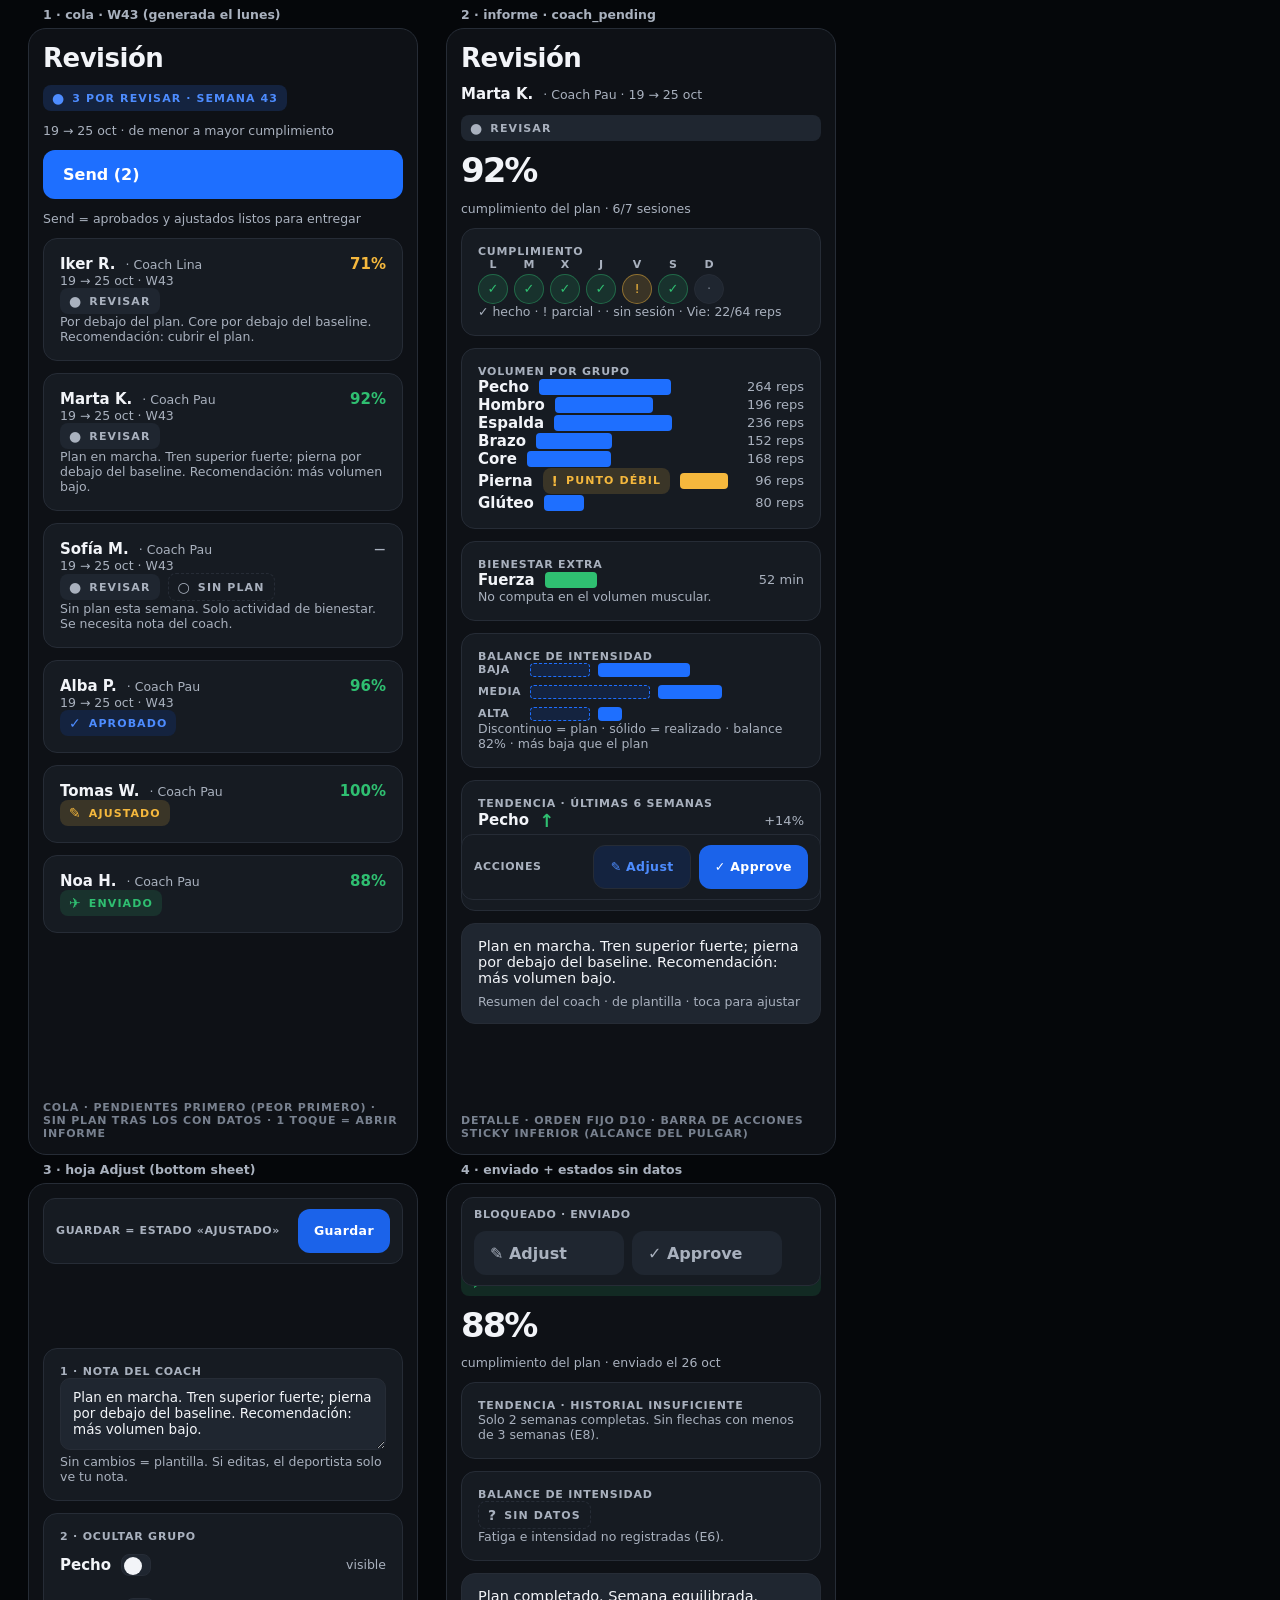
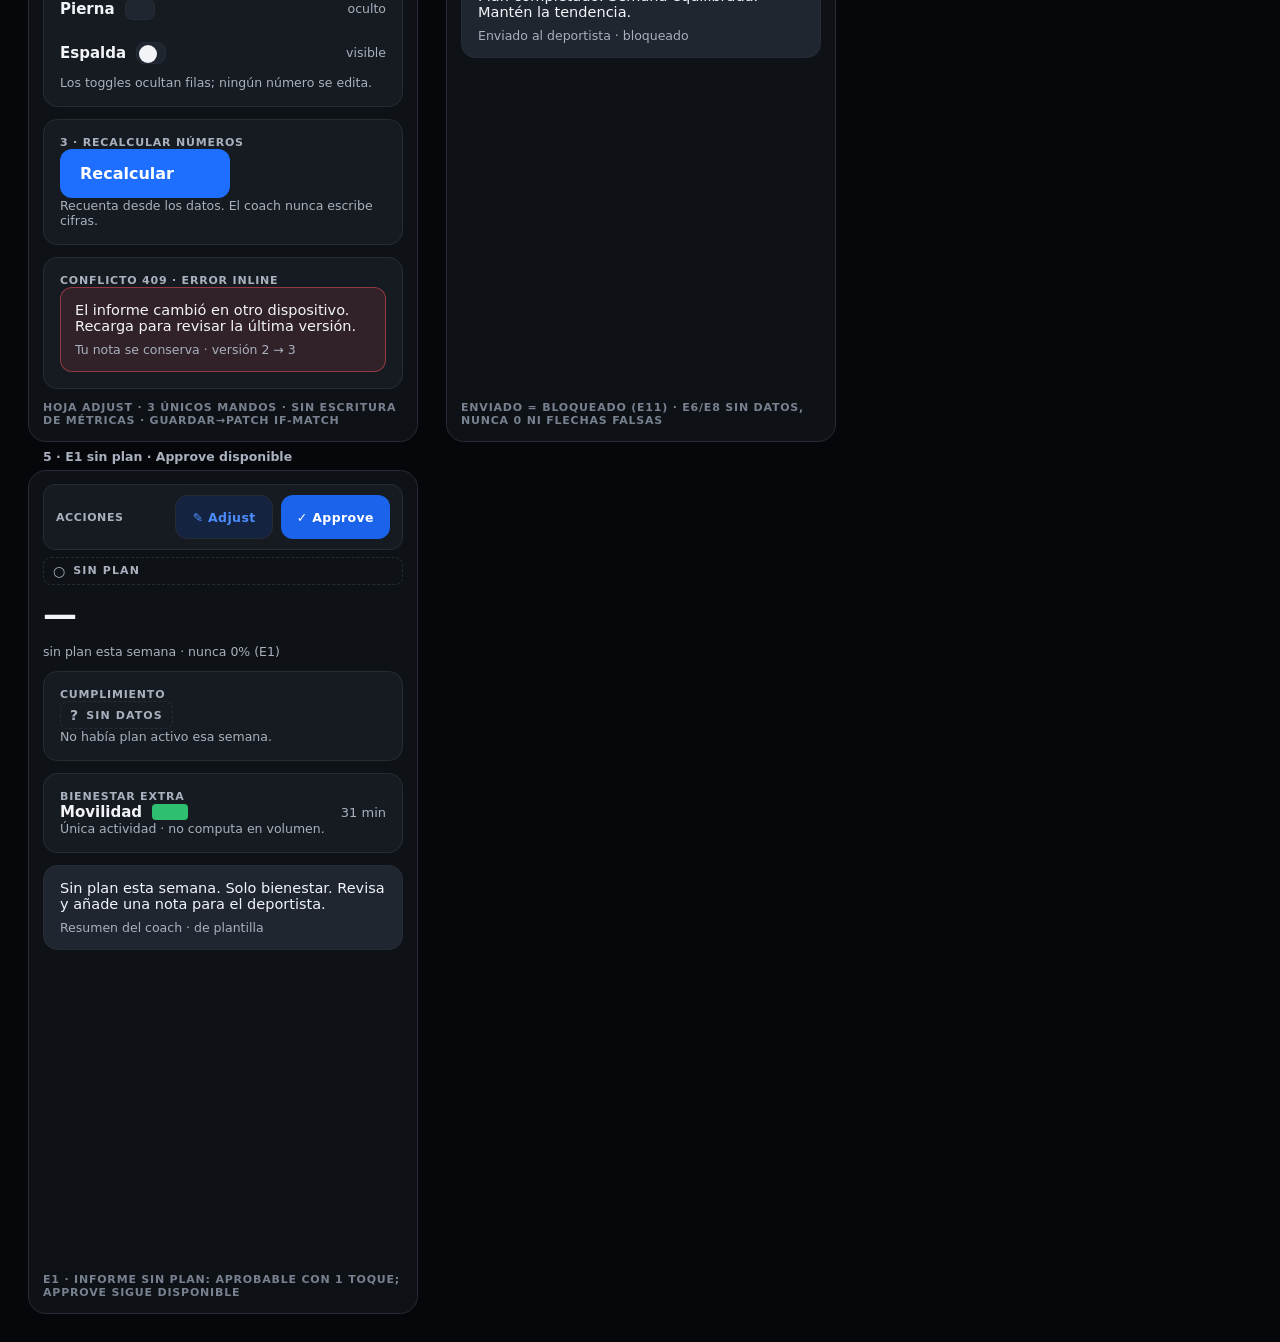
<file: docs/design/prototypes/coach-review-t_3c0d72eb.html>
<!doctype html>
<html lang="es">
<head>
<meta charset="utf-8">
<meta name="viewport" content="width=device-width,initial-scale=1">
<title>Revisión semanal · coach · 5 frames @390 · t_3c0d72eb</title>
<style>
:root{
  --canvas:#0E1116;--card:#161B22;--border:#262C36;--input:#1F2630;--raised:#283040;
  --accent:#1E6FFF;--accentText:#4D8CFF;--accentDeep:#1B63EA;--soft:#14233F;--done:#2FBF71;--pr:#F5B83D;--err:#F1545B;
  --t1:#F2F4F8;--t2:#A9B1BE;--t3:#78818F;
}
*{box-sizing:border-box}
body{margin:0;background:#05070A;font-family:Inter,system-ui,sans-serif;font-variant-numeric:tabular-nums;color:var(--t1);display:flex;flex-wrap:wrap;gap:28px;padding:28px}
.f{position:relative;width:390px;min-height:844px;background:var(--canvas);border-radius:18px;border:1px solid var(--border);display:flex;flex-direction:column;gap:12px;padding:14px;overflow:visible}
.f>*{position:relative}
h1{font-size:26px;font-weight:800;letter-spacing:-0.5px;margin:0}
.lbl{position:absolute;top:-22px;left:14px;font-size:12.5px;font-weight:700;color:var(--t2)}
.card,.sec{background:var(--card);border:1px solid var(--border);border-radius:14px;padding:16px}
.hero{font-size:34px;font-weight:800;letter-spacing:-2px;line-height:1.05}
.chip{display:inline-flex;align-items:center;gap:7px;background:var(--soft);color:var(--accentText);border-radius:8px;padding:6px 9px;font-size:11px;font-weight:700;letter-spacing:1.1px;text-transform:uppercase}
.chip .ic{font-size:14px;line-height:1}
.chip.pend{background:var(--input);color:var(--t2)}
.chip.w{background:rgba(245,184,61,.16);color:var(--pr)}
.chip.g{background:rgba(47,191,113,.14);color:var(--done)}
.chip.data{background:transparent;border:1px dashed var(--border);color:var(--t2)}
button{font-family:inherit;border:0;cursor:pointer}
button:focus-visible{outline:2px solid var(--accent);outline-offset:2px}
.btn{background:var(--accent);color:#fff;border-radius:12px;padding:15px 20px;font-size:16px;font-weight:700;min-height:48px;min-width:150px;display:inline-flex;align-items:center;gap:10px}
.btn.sec{background:var(--soft);color:var(--accentText);padding:11px 16px;font-size:13.5px;min-height:44px}
.btn.off{background:var(--input);color:var(--t2);padding:12px 16px;min-height:44px;border-radius:12px;cursor:not-allowed}
.strip{position:sticky;bottom:0;background:var(--card);border:1px solid var(--border);border-radius:12px;padding:10px 12px;display:flex;align-items:center;gap:10px;justify-content:space-between;flex-wrap:wrap}
.strip .mini{font-size:11px;font-weight:700;letter-spacing:.6px;text-transform:uppercase;color:var(--t2)}
.strip .btn2{background:var(--accentDeep);color:#fff;border-radius:12px;padding:8px 16px;min-height:44px;font-size:12.5px;font-weight:700;letter-spacing:.4px}
.strip .btn2.sec{background:var(--soft);color:var(--accentText)}
.arr{font-size:18px;font-weight:700}
.arr.up{color:var(--done)}.arr.dn{color:var(--err)}.arr.eq{color:var(--t2)}
.vol{margin-left:auto;font-size:13px;color:var(--t2)}
.gname{font-size:15px;font-weight:700}
.bar{height:16px;border-radius:4px;background:var(--accent)}
.bar.g{background:var(--done)}
.bar.w{background:var(--pr)}
.bands{display:flex;gap:8px;flex-direction:column}
.bands .b{display:flex;align-items:center;gap:8px}
.bands .bn{font-size:11px;font-weight:700;letter-spacing:.6px;text-transform:uppercase;color:var(--t2);min-width:44px}
.bands .bl{height:14px;border-radius:4px;background:var(--soft);border:1px dashed var(--accent)}
.bands .av{height:14px;border-radius:4px;background:var(--accent)}
.bubble{background:var(--input);border:1px solid var(--border);border-radius:14px;padding:14px 16px;min-height:84px}
.bubble .p{margin:0;font-size:14.5px;color:var(--t1)}
.bubble .sg{margin-top:8px;font-size:12.5px;color:var(--t2)}
textarea{background:var(--input);border:1px solid var(--border);border-radius:10px;color:var(--t1);padding:10px 12px;min-height:72px;font-size:13.5px;width:100%;font-family:inherit}
textarea:focus{outline:2px solid var(--accent);outline-offset:1px}
.knob{display:flex;align-items:center;gap:12px;min-height:44px}
.toggle{width:30px;height:22px;border-radius:8px;background:var(--input);border:1px solid var(--border);position:relative}
.toggle .k{position:absolute;top:2px;left:2px;width:18px;height:18px;border-radius:99px;background:var(--t1)}
.toggle .kR{left:auto;right:2px}
.err-box{border:1px solid rgba(241,84,91,.5);border-radius:12px;padding:14px;color:var(--t1);font-size:14.5px;background:rgba(241,84,91,.12)}
.err-box .sub{margin-top:8px;font-size:12.5px;color:var(--t2)}
.ftr{margin-top:auto;font-size:11px;font-weight:700;letter-spacing:.8px;text-transform:uppercase;color:var(--t3)}
.mut2{font-size:12.5px;color:var(--t2)}
.mut3{font-size:11px;font-weight:700;letter-spacing:.8px;text-transform:uppercase;color:var(--t2)}
.g{color:var(--done)}.w{color:var(--pr)}.r{color:var(--err)}.a{color:var(--accent)}
.b{font-weight:700}
.row{display:flex;align-items:center;gap:10px}
.week{display:flex;gap:6px}
.week .d{display:flex;flex-direction:column;align-items:center;gap:3px}
.week .dl{font-size:11px;font-weight:700;color:var(--t2)}
.week .dt{width:30px;height:30px;border-radius:99px;background:var(--input);border:1px solid var(--border);display:inline-flex;align-items:center;justify-content:center;font-size:13px;color:var(--t3)}
.week .dt.ok{background:rgba(47,191,113,.14);color:var(--done);border-color:rgba(47,191,113,.4)}
.week .dt.warn{background:rgba(245,184,61,.16);color:var(--pr);border-color:rgba(245,184,61,.45)}
</style>
</head>
<body>

<div class="f">
  <h1>Revisión</h1>
  <div class="row">
    <span class="chip"><span class="ic">●</span>3 por revisar · semana 43</span>
  </div>
  <div class="mut2">19 → 25 oct · de menor a mayor cumplimiento</div>
  <button class="btn" style="min-width:190px">Send (2)</button>
  <div class="mut2">Send = aprobados y ajustados listos para entregar</div>

  <div class="card">
    <div class="row"><span class="gname">Iker R.</span><span class="mut2">· Coach Lina</span><span class="w b" style="margin-left:auto;font-size:15px">71%</span></div>
    <div class="mut2">19 → 25 oct · W43</div>
    <div class="chip pend"><span class="ic">●</span>Revisar</div>
    <div class="mut2">Por debajo del plan. Core por debajo del baseline. Recomendación: cubrir el plan.</div>
  </div>

  <div class="card">
    <div class="row"><span class="gname">Marta K.</span><span class="mut2">· Coach Pau</span><span class="g b" style="margin-left:auto;font-size:15px">92%</span></div>
    <div class="mut2">19 → 25 oct · W43</div>
    <div class="chip pend"><span class="ic">●</span>Revisar</div>
    <div class="mut2">Plan en marcha. Tren superior fuerte; pierna por debajo del baseline. Recomendación: más volumen bajo.</div>
  </div>

  <div class="card">
    <div class="row"><span class="gname">Sofía M.</span><span class="mut2">· Coach Pau</span><span class="mut3" style="margin-left:auto">—</span></div>
    <div class="mut2">19 → 25 oct · W43</div>
    <div class="row" style="gap:8px"><span class="chip pend"><span class="ic">●</span>Revisar</span><span class="chip data"><span class="ic">○</span>Sin plan</span></div>
    <div class="mut2">Sin plan esta semana. Solo actividad de bienestar. Se necesita nota del coach.</div>
  </div>

  <div class="card">
    <div class="row"><span class="gname">Alba P.</span><span class="mut2">· Coach Pau</span><span class="g b" style="margin-left:auto;font-size:15px">96%</span></div>
    <div class="mut2">19 → 25 oct · W43</div>
    <div class="chip"><span class="ic">✓</span>Aprobado</div>
  </div>

  <div class="card">
    <div class="row"><span class="gname">Tomas W.</span><span class="mut2">· Coach Pau</span><span class="g b" style="margin-left:auto;font-size:15px">100%</span></div>
    <div class="chip w"><span class="ic">✎</span>Ajustado</div>
  </div>

  <div class="card">
    <div class="row"><span class="gname">Noa H.</span><span class="mut2">· Coach Pau</span><span class="g b" style="margin-left:auto;font-size:15px">88%</span></div>
    <div class="chip g"><span class="ic">✈</span>Enviado</div>
  </div>

  <div class="ftr">Cola · pendientes primero (peor primero) · sin plan tras los con datos · 1 toque = abrir informe</div>
  <span class="lbl">1 · cola · W43 (generada el lunes)</span>
</div>

<div class="f">
  <h1>Revisión</h1>
  <div class="row"><span class="gname">Marta K.</span><span class="mut2">· Coach Pau · 19 → 25 oct</span></div>
  <div class="chip pend"><span class="ic">●</span>Revisar</div>
  <div class="hero">92%</div>
  <div class="mut2">cumplimiento del plan · 6/7 sesiones</div>

  <div class="sec">
    <div class="mut3">Cumplimiento</div>
    <div class="week">
      <div class="d"><span class="dl">L</span><span class="dt ok">✓</span></div>
      <div class="d"><span class="dl">M</span><span class="dt ok">✓</span></div>
      <div class="d"><span class="dl">X</span><span class="dt ok">✓</span></div>
      <div class="d"><span class="dl">J</span><span class="dt ok">✓</span></div>
      <div class="d"><span class="dl">V</span><span class="dt warn">!</span></div>
      <div class="d"><span class="dl">S</span><span class="dt ok">✓</span></div>
      <div class="d"><span class="dl">D</span><span class="dt">·</span></div>
    </div>
    <div class="mut2">✓ hecho · ! parcial · · sin sesión · Vie: 22/64 reps</div>
  </div>

  <div class="sec">
    <div class="mut3">Volumen por grupo</div>
    <div class="row"><span class="gname">Pecho</span><div class="bar" style="width:132px"></div><span class="vol">264 reps</span></div>
    <div class="row"><span class="gname">Hombro</span><div class="bar" style="width:98px"></div><span class="vol">196 reps</span></div>
    <div class="row"><span class="gname">Espalda</span><div class="bar" style="width:118px"></div><span class="vol">236 reps</span></div>
    <div class="row"><span class="gname">Brazo</span><div class="bar" style="width:76px"></div><span class="vol">152 reps</span></div>
    <div class="row"><span class="gname">Core</span><div class="bar" style="width:84px"></div><span class="vol">168 reps</span></div>
    <div class="row"><span class="gname">Pierna</span><span class="chip w"><span class="ic">!</span>Punto débil</span><div class="bar w" style="width:48px"></div><span class="vol">96 reps</span></div>
    <div class="row"><span class="gname">Glúteo</span><div class="bar" style="width:40px"></div><span class="vol">80 reps</span></div>
  </div>

  <div class="sec">
    <div class="mut3">Bienestar extra</div>
    <div class="row"><span class="gname">Fuerza</span><div class="bar g" style="width:52px"></div><span class="vol">52 min</span></div>
    <div class="mut2">No computa en el volumen muscular.</div>
  </div>

  <div class="sec">
    <div class="mut3">Balance de intensidad</div>
    <div class="bands">
      <div class="b"><span class="bn">Baja</span><div class="bl" style="width:60px"></div><div class="av" style="width:92px"></div></div>
      <div class="b"><span class="bn">Media</span><div class="bl" style="width:120px"></div><div class="av" style="width:64px"></div></div>
      <div class="b"><span class="bn">Alta</span><div class="bl" style="width:60px"></div><div class="av" style="width:24px"></div></div>
    </div>
    <div class="mut2">Discontinuo = plan · sólido = realizado · balance 82% · más baja que el plan</div>
  </div>

  <div class="sec">
    <div class="mut3">Tendencia · últimas 6 semanas</div>
    <div class="row"><span class="gname">Pecho</span><span class="arr up">↑</span><span class="vol">+14%</span></div>
    <div class="row"><span class="gname">Espalda</span><span class="arr eq">→</span><span class="vol">+4%</span></div>
    <div class="row"><span class="gname">Pierna</span><span class="arr dn">↓</span><span class="vol">−21%</span></div>
    <div class="row"><span class="gname">% de plan</span><span class="arr eq">→</span><span class="vol">+3%</span></div>
  </div>

  <div class="bubble">
    <p class="p">Plan en marcha. Tren superior fuerte; pierna por debajo del baseline. Recomendación: más volumen bajo.</p>
    <div class="sg">Resumen del coach · de plantilla · toca para ajustar</div>
  </div>

  <div class="strip">
    <span class="mini">Acciones</span>
    <span class="row" style="gap:8px">
      <button class="btn2 sec">✎ Adjust</button>
      <button class="btn2">✓ Approve</button>
    </span>
  </div>

  <div class="ftr">Detalle · orden fijo D10 · barra de acciones sticky inferior (alcance del pulgar)</div>
  <span class="lbl">2 · informe · coach_pending</span>
</div>

<div class="f">
  <h1>Adjust</h1>
  <div class="row"><span class="gname">Marta K.</span><span class="mut2">· 19 → 25 oct · 92%</span></div>
  <div class="strip">
    <span class="mini">Guardar = estado «ajustado»</span>
    <button class="btn2">Guardar</button>
  </div>

  <div class="card">
    <div class="mut3">1 · nota del coach</div>
    <textarea>Plan en marcha. Tren superior fuerte; pierna por debajo del baseline. Recomendación: más volumen bajo.</textarea>
    <div class="mut2">Sin cambios = plantilla. Si editas, el deportista solo ve tu nota.</div>
  </div>

  <div class="card">
    <div class="mut3">2 · ocultar grupo</div>
    <div class="row knob"><span class="gname">Pecho</span><div class="toggle"><div class="k"></div></div><span class="mut2" style="margin-left:auto">visible</span></div>
    <div class="row knob"><span class="gname">Pierna</span><div class="toggle"><div class="kR"></div></div><span class="mut2" style="margin-left:auto">oculto</span></div>
    <div class="row knob"><span class="gname">Espalda</span><div class="toggle"><div class="k"></div></div><span class="mut2" style="margin-left:auto">visible</span></div>
    <div class="mut2">Los toggles ocultan filas; ningún número se edita.</div>
  </div>

  <div class="card">
    <div class="mut3">3 · recalcular números</div>
    <button class="btn" style="min-width:170px">Recalcular</button>
    <div class="mut2">Recuenta desde los datos. El coach nunca escribe cifras.</div>
  </div>

  <div class="card">
    <div class="mut3">Conflicto 409 · error inline</div>
    <div class="err-box">El informe cambió en otro dispositivo. Recarga para revisar la última versión.
      <div class="sub">Tu nota se conserva · versión 2 → 3</div>
    </div>
  </div>

  <div class="ftr">Hoja Adjust · 3 únicos mandos · sin escritura de métricas · Guardar→PATCH If-Match</div>
  <span class="lbl">3 · hoja Adjust (bottom sheet)</span>
</div>

<div class="f">
  <h1>Revisión</h1>
  <div class="row"><span class="gname">Noa H.</span><span class="mut2">· Coach Pau · 19 → 25 oct</span></div>
  <div class="chip g"><span class="ic">✈</span>Enviado</div>
  <div class="hero">88%</div>
  <div class="mut2">cumplimiento del plan · enviado el 26 oct</div>

  <div class="sec">
    <div class="mut3">Tendencia · historial insuficiente</div>
    <div class="mut2">Solo 2 semanas completas. Sin flechas con menos de 3 semanas (E8).</div>
  </div>

  <div class="sec">
    <div class="mut3">Balance de intensidad</div>
    <div class="chip data"><span class="ic">?</span>Sin datos</div>
    <div class="mut2">Fatiga e intensidad no registradas (E6).</div>
  </div>

  <div class="bubble">
    <p class="p">Plan completado. Semana equilibrada. Mantén la tendencia.</p>
    <div class="sg">Enviado al deportista · bloqueado</div>
  </div>

  <div class="strip">
    <span class="mini">Bloqueado · enviado</span>
    <span class="row" style="gap:8px">
      <button class="btn off" disabled>✎ Adjust</button>
      <button class="btn off" disabled>✓ Approve</button>
    </span>
  </div>

  <div class="ftr">Enviado = bloqueado (E11) · E6/E8 sin datos, nunca 0 ni flechas falsas</div>
  <span class="lbl">4 · enviado + estados sin datos</span>
</div>

<div class="f">
  <h1>Revisión</h1>
  <div class="row"><span class="gname">Sofía M.</span><span class="mut2">· Coach Pau · 19 → 25 oct</span></div>
  <div class="chip data"><span class="ic">○</span>Sin plan</div>
  <div class="hero">—</div>
  <div class="mut2">sin plan esta semana · nunca 0% (E1)</div>

  <div class="sec">
    <div class="mut3">Cumplimiento</div>
    <div class="chip data"><span class="ic">?</span>Sin datos</div>
    <div class="mut2">No había plan activo esa semana.</div>
  </div>

  <div class="sec">
    <div class="mut3">Bienestar extra</div>
    <div class="row"><span class="gname">Movilidad</span><div class="bar g" style="width:36px"></div><span class="vol">31 min</span></div>
    <div class="mut2">Única actividad · no computa en volumen.</div>
  </div>

  <div class="bubble">
    <p class="p">Sin plan esta semana. Solo bienestar. Revisa y añade una nota para el deportista.</p>
    <div class="sg">Resumen del coach · de plantilla</div>
  </div>

  <div class="strip">
    <span class="mini">Acciones</span>
    <span class="row" style="gap:8px">
      <button class="btn2 sec">✎ Adjust</button>
      <button class="btn2">✓ Approve</button>
    </span>
  </div>

  <div class="ftr">E1 · informe sin plan: aprobable con 1 toque; Approve sigue disponible</div>
  <span class="lbl">5 · E1 sin plan · Approve disponible</span>
</div>

</body>
</html>
</file>
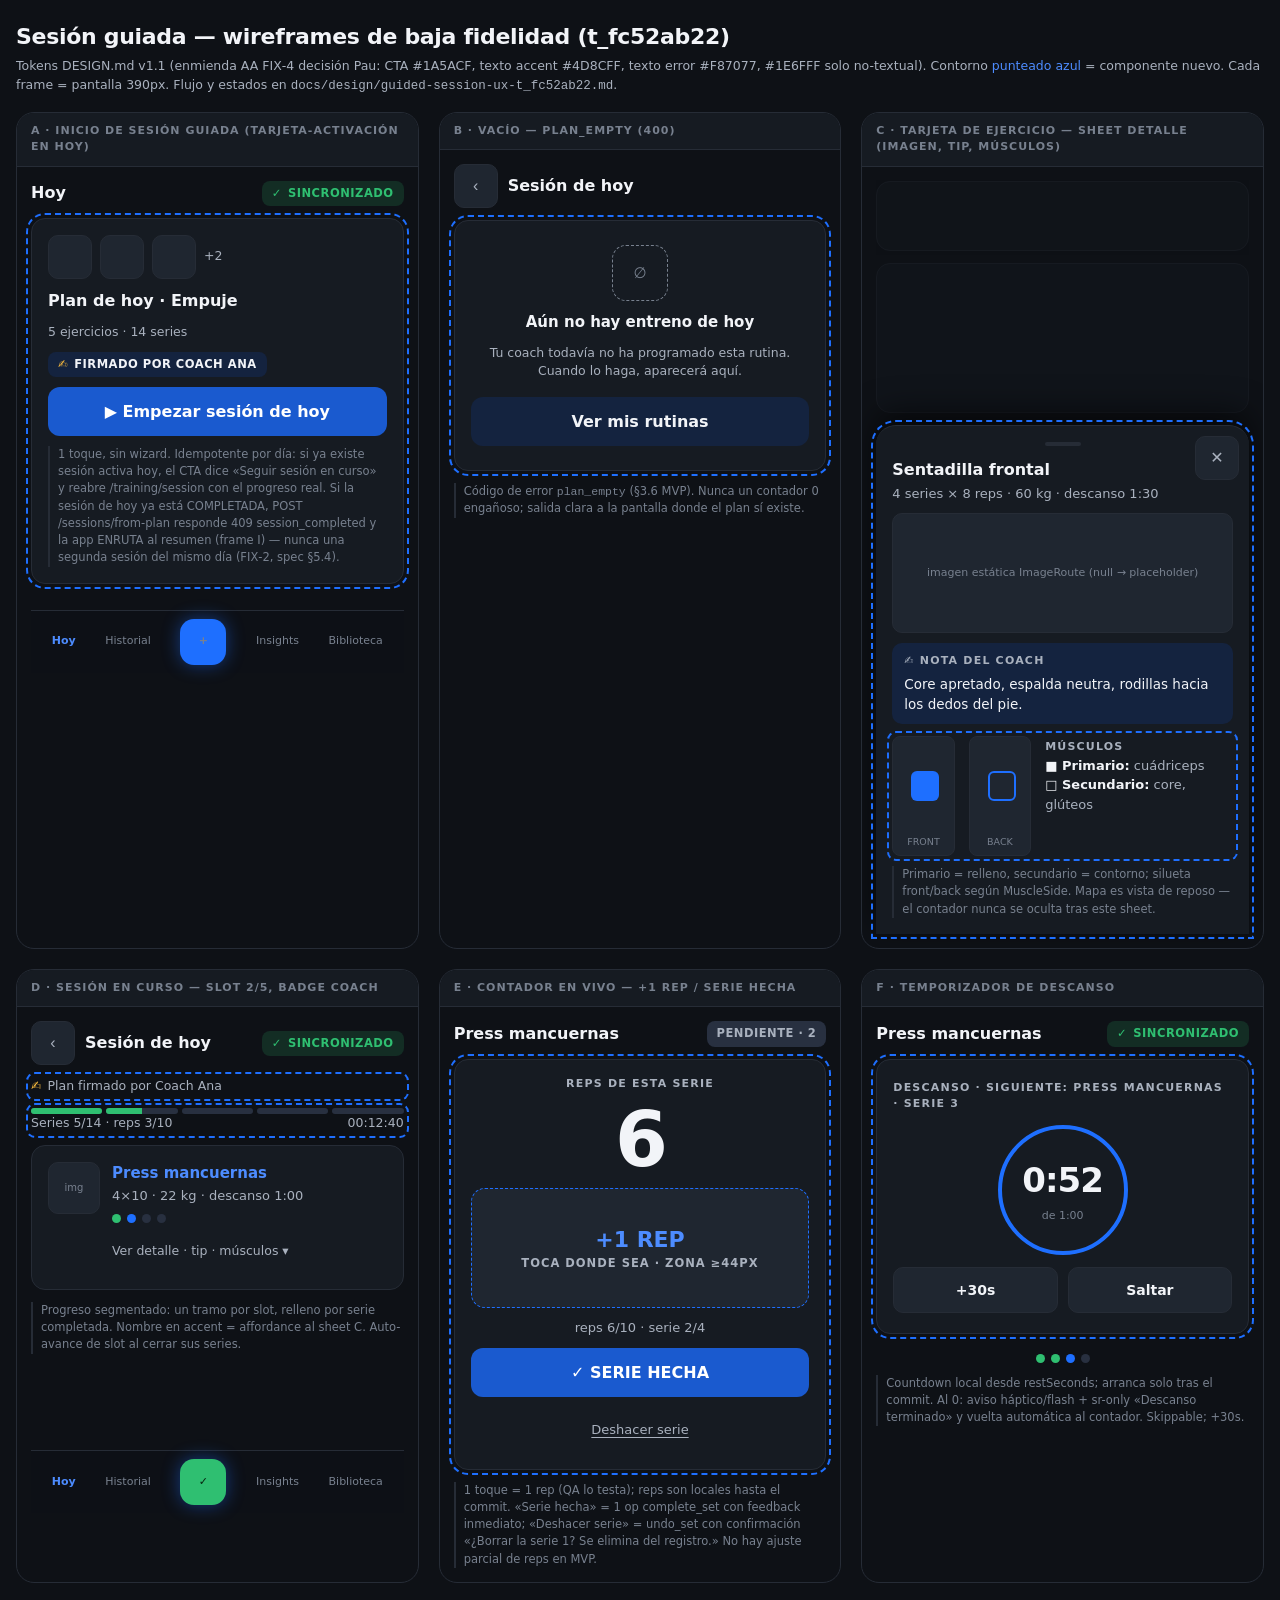
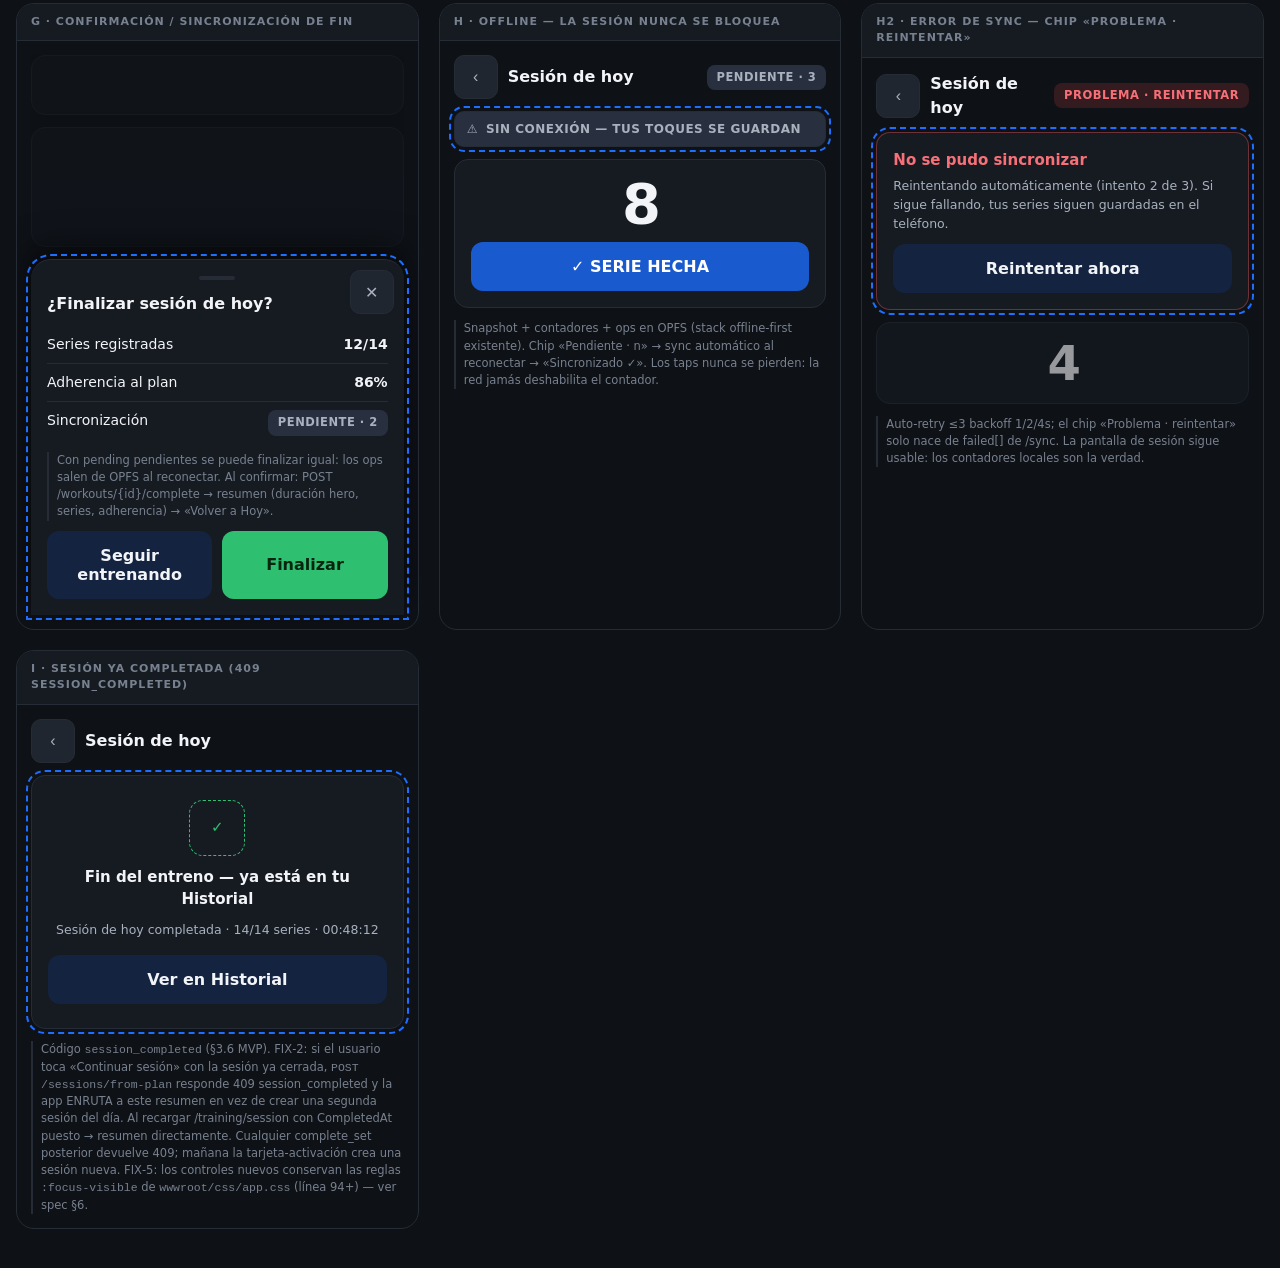
<file: docs/design/prototypes/guided-session-t_fc52ab22.html>
<!DOCTYPE html>
<html lang="es">
<head>
<meta charset="utf-8">
<meta name="viewport" content="width=device-width, initial-scale=1">
<title>Sesión guiada · wireframes — prototype t_fc52ab22</title>
<style>
/* ============ healthspan design system v1.1 — enmienda AA (QA t_e9c1673e / FIX-4, decisión Pau t_700714bc) ============
   --hs-accent #1E6FFF SOLO no-textual (rellenos, segbar, ring, FAB, foco).
   --hs-accent-cta #1A5ACF: fondo CTA con texto blanco = 5.60:1 (blanco sobre #1E6FFF = 4.02 FAIL).
   --hs-accent-text #4D8CFF: texto/icono accent sobre card 5.36 / canvas 5.86 / input 4.72.
   --hs-err-text #F87077: texto de chip/card de error sobre wash = 5.18 (#F1545B sobre su wash = 4.22 FAIL).
   Links interactivos: t2 #A9B1BE o accent-text; tertiary #78818F solo meta no interactiva (4.39 FAIL). */
:root{
  --hs-canvas:#0E1116; --hs-card:#161B22; --hs-input:#1F2630; --hs-raised:#283040; --hs-border:#262C36;
  --hs-accent:#1E6FFF; --hs-accent-cta:#1A5ACF; --hs-accent-text:#4D8CFF; --hs-accent-soft:#14233F; --hs-done:#2FBF71; --hs-pr:#F5B83D; --hs-err:#F1545B; --hs-err-text:#F87077;
  --hs-t1:#F2F4F8; --hs-t2:#A9B1BE; --hs-t3:#78818F;
  --hs-font:"Inter", system-ui, -apple-system, BlinkMacSystemFont, "Segoe UI", sans-serif;
  --hs-radius-card:14px; --hs-radius-chip:8px; --hs-radius-button:12px;
}
*{box-sizing:border-box}
h1,h2,h3,p,div,ul,li,section,button{margin:0;padding:0}
html{font-variant-numeric:tabular-nums}
body{background:var(--hs-canvas); color:var(--hs-t1); font-family:var(--hs-font); margin:0; font-size:15px; line-height:1.5}
.sr-only{position:absolute;width:1px;height:1px;overflow:hidden;clip-path:rect(0,0,0,0)}

/* ---------- scaffolding del prototipo: un frame = una pantalla 390x844 ---------- */
.proto-title{padding:20px 16px 4px;font-size:22px;font-weight:700;letter-spacing:-.3px}
.proto-sub{padding:0 16px 16px;font-size:12.5px;color:var(--hs-t2)}
.proto-grid{display:grid;grid-template-columns:repeat(auto-fill,minmax(390px,1fr));gap:20px;padding:0 16px 40px}
.frame{width:100%;max-width:430px;border:1px solid var(--hs-border);border-radius:18px;background:var(--hs-canvas);overflow:hidden;display:flex;flex-direction:column}
.frame-label{padding:10px 14px;font-size:11px;font-weight:700;letter-spacing:1px;text-transform:uppercase;color:var(--hs-t3);border-bottom:1px solid var(--hs-border);background:var(--hs-card)}
.frame-body{padding:14px;display:flex;flex-direction:column;gap:12px;min-height:520px}
.mock-note{font-size:11px;letter-spacing:.6px;text-transform:uppercase;color:var(--hs-t3)}
.new-flag{outline:2px dashed var(--hs-accent);outline-offset:3px;border-radius:4px}
.note{font-size:11.5px;color:var(--hs-t3);border-left:2px solid var(--hs-border);padding-left:8px}

/* ---------- componentes heredados del sistema ---------- */
.chip{display:inline-flex;align-items:center;gap:6px;border-radius:var(--hs-radius-chip);padding:4px 10px;font-size:11.5px;font-weight:700;letter-spacing:.5px;text-transform:uppercase}
.chip.done{background:rgba(47,191,113,.16);color:var(--hs-done)}
.chip.accent{background:var(--hs-accent-soft);color:var(--hs-t1)} /* t1: accent-text sobre este wash = 4.39 FAIL */
.chip.neutral{background:var(--hs-raised);color:var(--hs-t2)}
.chip.err{background:rgba(241,84,91,.16);color:var(--hs-err-text)}
.chip.off{background:var(--hs-raised);color:var(--hs-t3)}
.card{background:var(--hs-card);border:1px solid var(--hs-border);border-radius:var(--hs-radius-card);padding:16px}
.cta{display:block;width:100%;text-align:center;background:var(--hs-accent-cta);color:#fff;border:none;border-radius:var(--hs-radius-button);padding:15px;font-weight:700;font-size:16px;font-family:inherit}
.cta.secondary{background:var(--hs-accent-soft);color:var(--hs-t1)} /* accent-text sobre wash = 4.39 FAIL → t1 */
.cta.done-c{background:var(--hs-done);color:#06250F}
.meta{font-size:12.5px;font-weight:500;color:var(--hs-t2)}
.micro{font-size:11px;font-weight:700;letter-spacing:1.2px;text-transform:uppercase;color:var(--hs-t2)}
.link-tertiary{background:none;border:none;color:var(--hs-t2);font-size:13px;font-family:inherit;text-decoration:underline;text-underline-offset:3px;padding:14px;min-height:46px} /* t2: es interactivo; t3 = 4.39 FAIL */

/* barra inferior de la app (nav 5 slots, existente) */
.tabbar{display:flex;align-items:center;justify-content:space-around;border-top:1px solid var(--hs-border);background:rgba(14,17,22,.92);padding:8px 6px;margin-top:auto}
.tabbar span{font-size:11px;color:var(--hs-t3)}
.tabbar .on{color:var(--hs-accent-text);font-weight:700} /* accent como texto sobre canvas = 4.0 FAIL; accent-text = 5.27 OK */
.fab{width:46px;height:46px;border-radius:14px;background:var(--hs-accent);display:flex;align-items:center;justify-content:center;color:#fff;font-weight:800;box-shadow:0 0 18px rgba(30,111,255,.45)}
.fab.green{background:var(--hs-done);color:#06250F}

/* ============ NUEVO: sesión guiada hs-gs-* (wireframe; marcados con .new-flag) ============ */
.gs-topbar{display:flex;align-items:center;gap:10px}
.gs-back{width:44px;height:44px;border-radius:10px;border:1px solid var(--hs-border);background:var(--hs-input);color:var(--hs-t2);display:flex;align-items:center;justify-content:center;font-size:16px}
.gs-title{font-size:16px;font-weight:700;flex:1}
.coachline{display:flex;align-items:center;gap:6px;font-size:12.5px;color:var(--hs-t2)}
.coachline .sig{color:var(--hs-pr)}

/* progreso segmentado por slot; relleno por serie completada */
.gs-segbar{display:flex;gap:4px;height:6px}
.gs-segbar i{flex:1;border-radius:3px;background:var(--hs-raised);position:relative;overflow:hidden}
.gs-segbar i b{position:absolute;inset:0;background:var(--hs-done)}
.gs-progline{display:flex;justify-content:space-between;font-size:12.5px;color:var(--hs-t2)}

/* card del slot actual */
.gs-slot{display:flex;gap:12px;align-items:flex-start}
.gs-thumb{width:52px;height:52px;border-radius:10px;background:var(--hs-input);border:1px solid var(--hs-border);flex-shrink:0;display:flex;align-items:center;justify-content:center;color:var(--hs-t3);font-size:10px}
.gs-slotname{font-size:15px;font-weight:700;color:var(--hs-accent-text)} /* accent-as-text sobre card: 5.36 OK */
.gs-presc{font-size:13px;color:var(--hs-t2);margin-top:2px}
.gs-dots{display:flex;gap:6px;margin-top:8px}
.gs-dots i{width:9px;height:9px;border-radius:50%;background:var(--hs-raised)}
.gs-dots i.f{background:var(--hs-done)}
.gs-dots i.cur{background:var(--hs-accent)}
.gs-detail-link{background:none;border:none;color:var(--hs-t2);font-size:12.5px;font-family:inherit;margin-top:6px;text-align:left;padding:14px 0;min-height:44px} /* <14px interactivo: t2 (t3 = 4.39 FAIL) */

/* contador en vivo */
.gs-repwrap{background:var(--hs-card);border:1px solid var(--hs-border);border-radius:var(--hs-radius-card);padding:16px;display:flex;flex-direction:column;gap:10px;align-items:stretch}
.gs-repnum{font-size:76px;font-weight:800;letter-spacing:-3px;line-height:1;text-align:center}
.gs-pluszone{min-height:120px;border-radius:var(--hs-radius-card);background:var(--hs-input);border:1px dashed var(--hs-accent);display:flex;flex-direction:column;align-items:center;justify-content:center;gap:4px;color:var(--hs-accent-text);font-weight:800;font-size:22px;font-family:inherit} /* 22px bold = texto grande: 4.72 >= 3.0 OK */
.gs-pluszone small{font-weight:600;font-size:11.5px;letter-spacing:1px;text-transform:uppercase;color:var(--hs-t2)}
.gs-countsub{text-align:center;font-size:13px;color:var(--hs-t2)}

/* descanso */
.gs-rest{display:flex;flex-direction:column;align-items:center;gap:12px;padding:20px 16px}
.gs-ring{width:130px;height:130px;border-radius:50%;border:4px solid var(--hs-accent);display:flex;flex-direction:column;align-items:center;justify-content:center;gap:2px}
.gs-ring .t{font-size:34px;font-weight:800;letter-spacing:-1px}
.gs-restbtns{display:flex;gap:10px;width:100%}
.gs-restbtns button{flex:1;padding:14px 12px;min-height:46px;border-radius:10px;border:1px solid var(--hs-border);background:var(--hs-input);color:var(--hs-t1);font-family:inherit;font-weight:600;font-size:14px}

/* sheet detalle ejercicio */
.gs-sheet{background:var(--hs-card);border-top:1px solid var(--hs-border);border-radius:20px 20px 0 0;padding:16px;box-shadow:0 -12px 32px rgba(0,0,0,.6)}
.gs-sheet h3{font-size:16px;font-weight:700}
.gs-img{width:100%;height:120px;border-radius:10px;background:var(--hs-input);border:1px solid var(--hs-border);display:flex;align-items:center;justify-content:center;color:var(--hs-t3);font-size:11px;margin-top:10px}
.gs-tip{margin-top:10px;background:var(--hs-accent-soft);border-radius:10px;padding:10px 12px;font-size:13.5px;color:var(--hs-t1)}
.gs-tip .micro{display:block;margin-bottom:4px;color:var(--hs-t2)} /* t2 sobre wash: 6.5 OK; accent = no-textual rule */
.gs-muscle{display:flex;gap:14px;margin-top:12px;align-items:flex-start}
.gs-sil{width:64px;height:120px;border-radius:8px;border:1px solid var(--hs-border);background:var(--hs-input);display:flex;align-items:flex-end;justify-content:center;padding-bottom:6px;font-size:9.5px;color:var(--hs-t3);position:relative}
.gs-sil i{position:absolute;top:34px;left:18px;width:28px;height:30px;border-radius:6px}
.gs-sil i.prim{background:var(--hs-accent)}
.gs-sil i.sec{border:2px solid var(--hs-accent);background:transparent}
.gs-legend{font-size:13px;color:var(--hs-t2)}
.gs-legend b{color:var(--hs-t1)}

/* tarjeta-activación */
.act-card{display:flex;flex-direction:column;gap:10px}
.act-thumbs{display:flex;gap:8px}
.act-thumbs i{width:44px;height:44px;border-radius:10px;background:var(--hs-input);border:1px solid var(--hs-border)}
.act-title{font-size:16px;font-weight:700}

/* vacío / error */
.empty-card{display:flex;flex-direction:column;align-items:center;gap:10px;text-align:center;padding:24px 16px}
.empty-glyph{width:56px;height:56px;border-radius:14px;border:1.5px dashed var(--hs-t3);display:flex;align-items:center;justify-content:center;color:var(--hs-t3)}

/* banner offline */
.offline-banner{display:flex;align-items:center;gap:8px;background:var(--hs-raised);border:1px solid var(--hs-border);border-radius:10px;padding:8px 12px;font-size:12px;font-weight:700;letter-spacing:.5px;color:var(--hs-t2)}

/* recap sheet de finalización */
.recap-row{display:flex;justify-content:space-between;font-size:14px;padding:8px 0;border-bottom:1px solid var(--hs-border)}
.recap-row:last-of-type{border-bottom:none}

/* FIX-3: botón cerrar sheet accesible */
.gs-sheetclose{position:absolute;top:10px;right:10px;width:44px;height:44px;border-radius:10px;border:1px solid var(--hs-border);background:var(--hs-input);color:var(--hs-t2);font-size:16px;font-family:inherit;display:flex;align-items:center;justify-content:center}
.gs-sheet{position:relative}

/* FIX-5: foco visible — replica las reglas :focus-visible de wwwroot/css/app.css:94+
   (outline 2px solid accent, offset 2px, solo teclado); los componentes nuevos deben heredarlas */
.gs-back:focus-visible,.gs-pluszone:focus-visible,.cta:focus-visible,.gs-detail-link:focus-visible,
.link-tertiary:focus-visible,.gs-restbtns button:focus-visible,.gs-sheetclose:focus-visible,
.fab:focus-visible{outline:2px solid var(--hs-accent);outline-offset:2px}
</style>
</head>
<body>
<h1 class="proto-title">Sesión guiada — wireframes de baja fidelidad (t_fc52ab22)</h1>
<p class="proto-sub">Tokens DESIGN.md v1.1 (enmienda AA FIX‑4 decisión Pau: CTA #1A5ACF, texto accent #4D8CFF, texto error #F87077, #1E6FFF solo no-textual). Contorno <span style="color:var(--hs-accent-text)">punteado azul</span> = componente nuevo. Cada frame = pantalla 390px. Flujo y estados en <code>docs/design/guided-session-ux-t_fc52ab22.md</code>.</p>

<div class="proto-grid">

<!-- A -->
<section class="frame"><div class="frame-label">A · Inicio de sesión guiada (tarjeta-activación en Hoy)</div>
<div class="frame-body">
  <div class="gs-topbar"><span class="gs-title">Hoy</span><span class="chip done"><span aria-hidden="true">✓</span> Sincronizado</span></div>
  <div class="card act-card new-flag">
    <div class="act-thumbs"><i></i><i></i><i></i><span class="meta" style="align-self:center">+2</span></div>
    <div class="act-title">Plan de hoy · Empuje</div>
    <div class="meta">5 ejercicios · 14 series</div>
    <span class="chip accent" style="align-self:flex-start"><span class="sig" style="color:var(--hs-pr)" aria-hidden="true">✍</span> FIRMADO POR COACH ANA</span>
    <button class="cta"><span aria-hidden="true">▶ </span>Empezar sesión de hoy</button>
    <p class="note">1 toque, sin wizard. Idempotente por día: si ya existe sesión activa hoy, el CTA dice «Seguir sesión en curso» y reabre /training/session con el progreso real. Si la sesión de hoy ya está COMPLETADA, POST /sessions/from-plan responde 409 session_completed y la app ENRUTA al resumen (frame I) — nunca una segunda sesión del mismo día (FIX‑2, spec §5.4).</p>
  </div>
  <div class="tabbar"><span class="on">Hoy</span><span>Historial</span><span class="fab">+</span><span>Insights</span><span>Biblioteca</span></div>
</div></section>

<!-- B -->
<section class="frame"><div class="frame-label">B · Vacío — plan_empty (400)</div>
<div class="frame-body">
  <div class="gs-topbar"><button class="gs-back" aria-label="Volver">‹</button><span class="gs-title">Sesión de hoy</span></div>
  <div class="card empty-card new-flag">
    <div class="empty-glyph" aria-hidden="true">∅</div>
    <div style="font-weight:700">Aún no hay entreno de hoy</div>
    <p class="meta">Tu coach todavía no ha programado esta rutina. Cuando lo haga, aparecerá aquí.</p>
    <button class="cta secondary" style="margin-top:6px">Ver mis rutinas</button>
  </div>
  <p class="note">Código de error <code>plan_empty</code> (§3.6 MVP). Nunca un contador 0 engañoso; salida clara a la pantalla donde el plan sí existe.</p>
</div></section>

<!-- C -->
<section class="frame"><div class="frame-label">C · Tarjeta de ejercicio — sheet detalle (imagen, tip, músculos)</div>
<div class="frame-body" style="justify-content:flex-end">
  <div style="opacity:.35"><div class="card" style="height:70px"></div><div class="card" style="height:150px;margin-top:12px"></div></div>
  <div class="gs-sheet new-flag" role="dialog" aria-modal="true" aria-labelledby="sheetC-title">
    <div style="width:36px;height:4px;border-radius:2px;background:var(--hs-border);margin:0 auto 12px"></div>
    <button class="gs-sheetclose" aria-label="Cerrar" type="button">✕</button>
    <h3 id="sheetC-title">Sentadilla frontal</h3>
    <div class="gs-presc">4 series × 8 reps · 60 kg · descanso 1:30</div>
    <div class="gs-img">imagen estática ImageRoute (null → placeholder)</div>
    <div class="gs-tip"><span class="micro"><span aria-hidden="true">✍ </span>Nota del coach</span>Core apretado, espalda neutra, rodillas hacia los dedos del pie.</div>
    <div class="gs-muscle new-flag">
      <div class="gs-sil">FRONT<i class="prim"></i></div>
      <div class="gs-sil">BACK<i class="sec"></i></div>
      <div class="gs-legend"><span class="micro">Músculos</span><br><b>■ Primario:</b> cuádriceps<br><b>□ Secundario:</b> core, glúteos</div>
    </div>
    <p class="note" style="margin-top:10px">Primario = relleno, secundario = contorno; silueta front/back según MuscleSide. Mapa es vista de reposo — el contador nunca se oculta tras este sheet.</p>
  </div>
</div></section>

<!-- D -->
<section class="frame"><div class="frame-label">D · Sesión en curso — slot 2/5, badge coach</div>
<div class="frame-body">
  <div class="gs-topbar"><button class="gs-back" aria-label="Volver">‹</button><span class="gs-title">Sesión de hoy</span><span class="chip done"><span aria-hidden="true">✓</span> Sincronizado</span></div>
  <div class="coachline new-flag"><span class="sig" aria-hidden="true">✍</span> Plan firmado por Coach Ana</div>
  <div class="new-flag">
    <div class="gs-segbar" aria-hidden="true"><i><b style="width:100%"></b></i><i><b style="width:50%"></b></i><i></i><i></i><i></i></div>
    <div class="gs-progline"><span>Series 5/14 · reps 3/10</span><span>00:12:40</span></div>
  </div>
  <div class="card gs-slot">
    <div class="gs-thumb">img</div>
    <div style="flex:1">
      <div class="gs-slotname">Press mancuernas</div>
      <div class="gs-presc">4×10 · 22 kg · descanso 1:00</div>
      <div class="gs-dots"><i class="f"></i><i class="cur"></i><i></i><i></i></div>
      <button class="gs-detail-link">Ver detalle · tip · músculos ▾</button>
    </div>
  </div>
  <p class="note">Progreso segmentado: un tramo por slot, relleno por serie completada. Nombre en accent = affordance al sheet C. Auto-avance de slot al cerrar sus series.</p>
  <div class="tabbar"><span class="on">Hoy</span><span>Historial</span><span class="fab green">✓</span><span>Insights</span><span>Biblioteca</span></div>
</div></section>

<!-- E -->
<section class="frame"><div class="frame-label">E · Contador en vivo — +1 rep / serie hecha</div>
<div class="frame-body">
  <div class="gs-topbar"><span class="gs-title">Press mancuernas</span><span class="chip neutral">Pendiente · 2</span></div>
  <div class="gs-repwrap new-flag">
    <span class="sr-only" role="status" aria-live="polite">Serie 2 de 4 · 6 reps de 10</span>
    <span class="micro" style="text-align:center">REPS DE ESTA SERIE</span>
    <div class="gs-repnum" aria-hidden="true">6</div>
    <button class="gs-pluszone" style="min-height:120px" type="button" aria-label="+1 repetición"><span aria-hidden="true">+1 REP</span><small aria-hidden="true">toca donde sea · zona ≥44px</small></button>
    <div class="gs-countsub">reps 6/10 · serie 2/4</div>
    <button class="cta"><span aria-hidden="true">✓ </span>SERIE HECHA</button>
    <button class="link-tertiary">Deshacer serie</button>
  </div>
  <p class="note">1 toque = 1 rep (QA lo testa); reps son locales hasta el commit. «Serie hecha» = 1 op complete_set con feedback inmediato; «Deshacer serie» = undo_set con confirmación «¿Borrar la serie 1? Se elimina del registro.» No hay ajuste parcial de reps en MVP.</p>
</div></section>

<!-- F -->
<section class="frame"><div class="frame-label">F · Temporizador de descanso</div>
<div class="frame-body">
  <div class="gs-topbar"><span class="gs-title">Press mancuernas</span><span class="chip done"><span aria-hidden="true">✓</span> Sincronizado</span></div>
  <div class="card gs-rest new-flag">
    <span class="micro">DESCANSO · SIGUIENTE: Press mancuernas · serie 3</span>
    <div class="gs-ring" role="timer"><span class="t">0:52</span><span style="font-size:11px;color:var(--hs-t3)">de 1:00</span></div>
    <div class="gs-restbtns"><button>+30s</button><button>Saltar</button></div>
  </div>
  <div class="gs-dots" style="justify-content:center"><i class="f"></i><i class="f"></i><i class="cur"></i><i></i></div>
  <p class="note">Countdown local desde restSeconds; arranca solo tras el commit. Al 0: aviso háptico/flash + sr-only «Descanso terminado» y vuelta automática al contador. Skippable; +30s.</p>
</div></section>

<!-- G -->
<section class="frame"><div class="frame-label">G · Confirmación / sincronización de fin</div>
<div class="frame-body" style="justify-content:flex-end">
  <div style="opacity:.35"><div class="card" style="height:60px"></div><div class="card" style="height:120px;margin-top:12px"></div></div>
  <div class="gs-sheet new-flag" role="dialog" aria-modal="true" aria-labelledby="sheetG-title">
    <div style="width:36px;height:4px;border-radius:2px;background:var(--hs-border);margin:0 auto 12px"></div>
    <button class="gs-sheetclose" aria-label="Cerrar" type="button">✕</button>
    <h3 id="sheetG-title">¿Finalizar sesión de hoy?</h3>
    <div style="margin-top:10px">
      <div class="recap-row"><span>Series registradas</span><b>12/14</b></div>
      <div class="recap-row"><span>Adherencia al plan</span><b>86%</b></div>
      <div class="recap-row"><span>Sincronización</span><span class="chip neutral">Pendiente · 2</span></div>
    </div>
    <p class="note" style="margin-top:8px">Con pending pendientes se puede finalizar igual: los ops salen de OPFS al reconectar. Al confirmar: POST /workouts/{id}/complete → resumen (duración hero, series, adherencia) → «Volver a Hoy».</p>
    <div style="display:flex;gap:10px;margin-top:10px"><button class="cta secondary" style="flex:1">Seguir entrenando</button><button class="cta done-c" style="flex:1">Finalizar</button></div>
  </div>
</div></section>

<!-- H -->
<section class="frame"><div class="frame-label">H · Offline — la sesión nunca se bloquea</div>
<div class="frame-body">
  <div class="gs-topbar"><button class="gs-back" aria-label="Volver">‹</button><span class="gs-title">Sesión de hoy</span><span class="chip neutral">Pendiente · 3</span></div>
  <div class="offline-banner new-flag"><span aria-hidden="true">⚠</span> SIN CONEXIÓN — TUS TOQUES SE GUARDAN</div>
  <span class="sr-only" role="status" aria-live="polite">Sin conexión. 3 cambios guardados en el teléfono, pendientes de sincronizar.</span>
  <div class="gs-repwrap" style="min-height:auto">
    <div class="gs-repnum" aria-hidden="true" style="font-size:56px">8</div>
    <button class="cta"><span aria-hidden="true">✓ </span>SERIE HECHA</button>
  </div>
  <p class="note">Snapshot + contadores + ops en OPFS (stack offline-first existente). Chip «Pendiente · n» → sync automático al reconectar → «Sincronizado ✓». Los taps nunca se pierden: la red jamás deshabilita el contador.</p>
</div></section>

<!-- H2 -->
<section class="frame"><div class="frame-label">H2 · Error de sync — chip «Problema · reintentar»</div>
<div class="frame-body">
  <div class="gs-topbar"><button class="gs-back" aria-label="Volver">‹</button><span class="gs-title">Sesión de hoy</span><span class="chip err">Problema · reintentar</span></div>
  <div class="card new-flag" style="border-color:rgba(241,84,91,.4)">
    <div style="font-weight:700;color:var(--hs-err-text)">No se pudo sincronizar</div>
    <p class="meta" style="margin-top:6px">Reintentando automáticamente (intento 2 de 3). Si sigue fallando, tus series siguen guardadas en el teléfono.</p>
    <button class="cta secondary" style="margin-top:10px">Reintentar ahora</button>
  </div>
  <div class="gs-repwrap" style="min-height:auto;opacity:.6"><div class="gs-repnum" aria-hidden="true" style="font-size:48px">4</div></div>
  <p class="note">Auto-retry ≤3 backoff 1/2/4s; el chip «Problema · reintentar» solo nace de failed[] de /sync. La pantalla de sesión sigue usable: los contadores locales son la verdad.</p>
</div></section>

<!-- I -->
<section class="frame"><div class="frame-label">I · Sesión ya completada (409 session_completed)</div>
<div class="frame-body">
  <div class="gs-topbar"><button class="gs-back" aria-label="Volver">‹</button><span class="gs-title">Sesión de hoy</span></div>
  <div class="card empty-card new-flag">
    <div class="empty-glyph" style="border-color:var(--hs-done);color:var(--hs-done)" aria-hidden="true">✓</div>
    <div style="font-weight:700">Fin del entreno — ya está en tu Historial</div>
    <p class="meta">Sesión de hoy completada · 14/14 series · 00:48:12</p>
    <button class="cta secondary" style="margin-top:6px">Ver en Historial</button>
  </div>
  <p class="note">Código <code>session_completed</code> (§3.6 MVP). FIX‑2: si el usuario toca «Continuar sesión» con la sesión ya cerrada, <code>POST /sessions/from-plan</code> responde 409 session_completed y la app ENRUTA a este resumen en vez de crear una segunda sesión del día. Al recargar /training/session con CompletedAt puesto → resumen directamente. Cualquier complete_set posterior devuelve 409; mañana la tarjeta-activación crea una sesión nueva. FIX‑5: los controles nuevos conservan las reglas <code>:focus-visible</code> de <code>wwwroot/css/app.css</code> (línea 94+) — ver spec §6.</p>
</div></section>

</div>
</body>
</html>
</file>
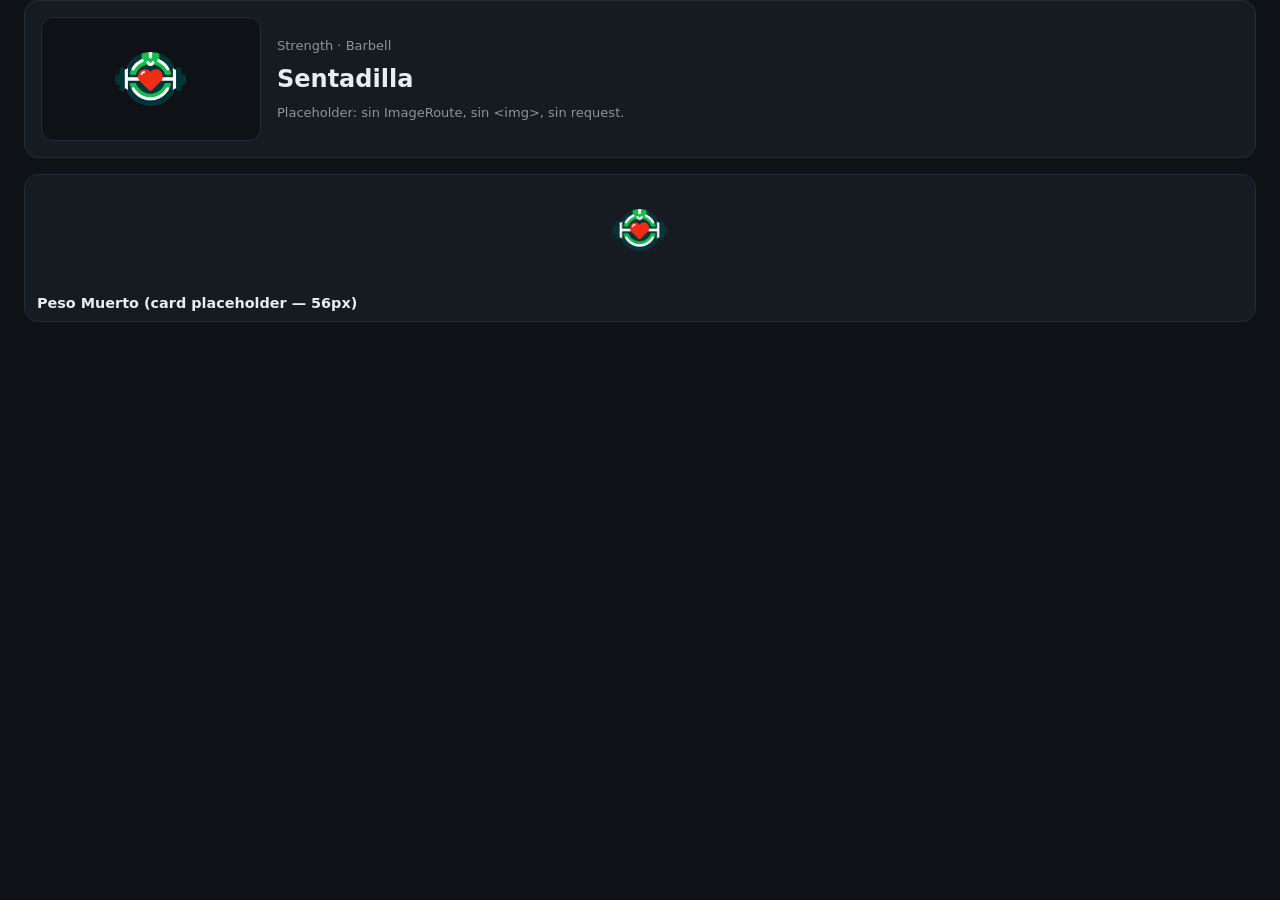
<file: docs/design/prototypes/hero-placeholder-t_5cbed1af.html>
<!DOCTYPE html>
<!-- Mock de verificacion t_5cbed1af: hero de ExerciseTypeDetails con placeholder
     background-size: clamp(72px, 24%, 112px). Reglas copiadas LITERAL de
     wwwroot/css/app.css (lineas ~1950-2064) + gutters de MudBlazor MudContainer.
     Abre a cualquier ancho; mide con devtools o con el script de la tarjeta. -->
<html lang="es">
<head>
<meta charset="utf-8">
<meta name="viewport" content="width=device-width, initial-scale=1">
<title>hero placeholder clamp — t_5cbed1af</title>
<style>
:root{
  --hs-canvas:#0E1116; --hs-card:#161B22; --hs-border:#262C36;
  --hs-t2:#8B949E; --hs-space-3:12px; --hs-space-4:16px;
  --hs-radius-card:14px;
}
*{box-sizing:border-box;margin:0;padding:0}
body{background:var(--hs-canvas);color:#E6EDF3;font-family:Inter,system-ui,sans-serif}

/* MudBlazor MudBlazor.min.css 6.21.0 (literal) */
.mud-container{width:100%;display:block;box-sizing:border-box;margin-left:auto;margin-right:auto;padding-left:16px;padding-right:16px}
@media(min-width: 600px){.mud-container{padding-left:24px;padding-right:24px}}
.mud-container-maxwidth-xlg{max-width:1280px}

/* app.css (literal) */
.hs-app-content{width:100%;max-width:1280px}
@media (max-width: 768px){
  .hs-app-content{padding-left:var(--hs-space-3);padding-right:var(--hs-space-3)}
}

/* ── Exercise detail hero (app.css literal) ── */
.hs-exercise-hero{
  display:grid;
  grid-template-columns:minmax(140px, 220px) minmax(0, 1fr);
  gap:var(--hs-space-4);
  align-items:center;
  margin-bottom:var(--hs-space-4);
  padding:var(--hs-space-4);
  border:1px solid var(--hs-border);
  border-radius:var(--hs-radius-card);
  background:var(--hs-card);
  box-shadow:none;
}
.hs-exercise-hero-media{
  aspect-ratio:16 / 9;
  overflow:hidden;
  border:1px solid var(--hs-border);
  border-radius:12px;
  background-color:var(--hs-canvas);
  background-image:url('../../../wwwroot/icon-512.png');
  background-position:center;
  background-repeat:no-repeat;
  /* Ajuste t_5cbed1af: 24% del ancho de la banda, min 72px, max 112px */
  background-size:clamp(72px, 24%, 112px);
}
.hs-exercise-hero-media img{display:block;width:100%;height:100%;object-fit:cover}
.hs-exercise-hero-body{min-width:0;display:flex;flex-direction:column;gap:var(--hs-space-3)}
.hs-exercise-hero-meta{color:var(--hs-t2);font-size:0.8125rem;font-weight:500;overflow-wrap:anywhere}
.hs-exercise-hero h1{font-size:1.5rem;font-weight:700;overflow-wrap:anywhere}
@media (max-width: 699px){
  .hs-exercise-hero{grid-template-columns:minmax(0, 1fr)}
}

/* ── Card de biblioteca (app.css literal; debe seguir en 56px) ── */
.hs-et-card-photo{
  height:110px;
  overflow:hidden;
  background-color:var(--hs-card);
  background-image:url('../../../wwwroot/icon-512.png');
  background-position:center;
  background-repeat:no-repeat;
  background-size:56px;
}
.hs-et-card{border:1px solid var(--hs-border);border-radius:var(--hs-radius-card);overflow:hidden;background:var(--hs-card);margin-top:16px}
.hs-et-card-title{padding:10px 12px;font-weight:600;font-size:.9rem}
</style>
</head>
<body>
<div class="mud-container mud-container-maxwidth-xlg hs-app-content">
  <article class="hs-exercise-hero">
    <div class="hs-exercise-hero-media" id="heroMedia"></div>
    <div class="hs-exercise-hero-body">
      <div class="hs-exercise-hero-meta">Strength &middot; Barbell</div>
      <h1>Sentadilla</h1>
      <div class="hs-exercise-hero-meta">Placeholder: sin ImageRoute, sin &lt;img&gt;, sin request.</div>
    </div>
  </article>

  <div class="hs-et-card" id="card">
    <div class="hs-et-card-photo" id="cardPhoto"></div>
    <div class="hs-et-card-title">Peso Muerto (card placeholder — 56px)</div>
  </div>
</div>
</body>
</html>
</file>
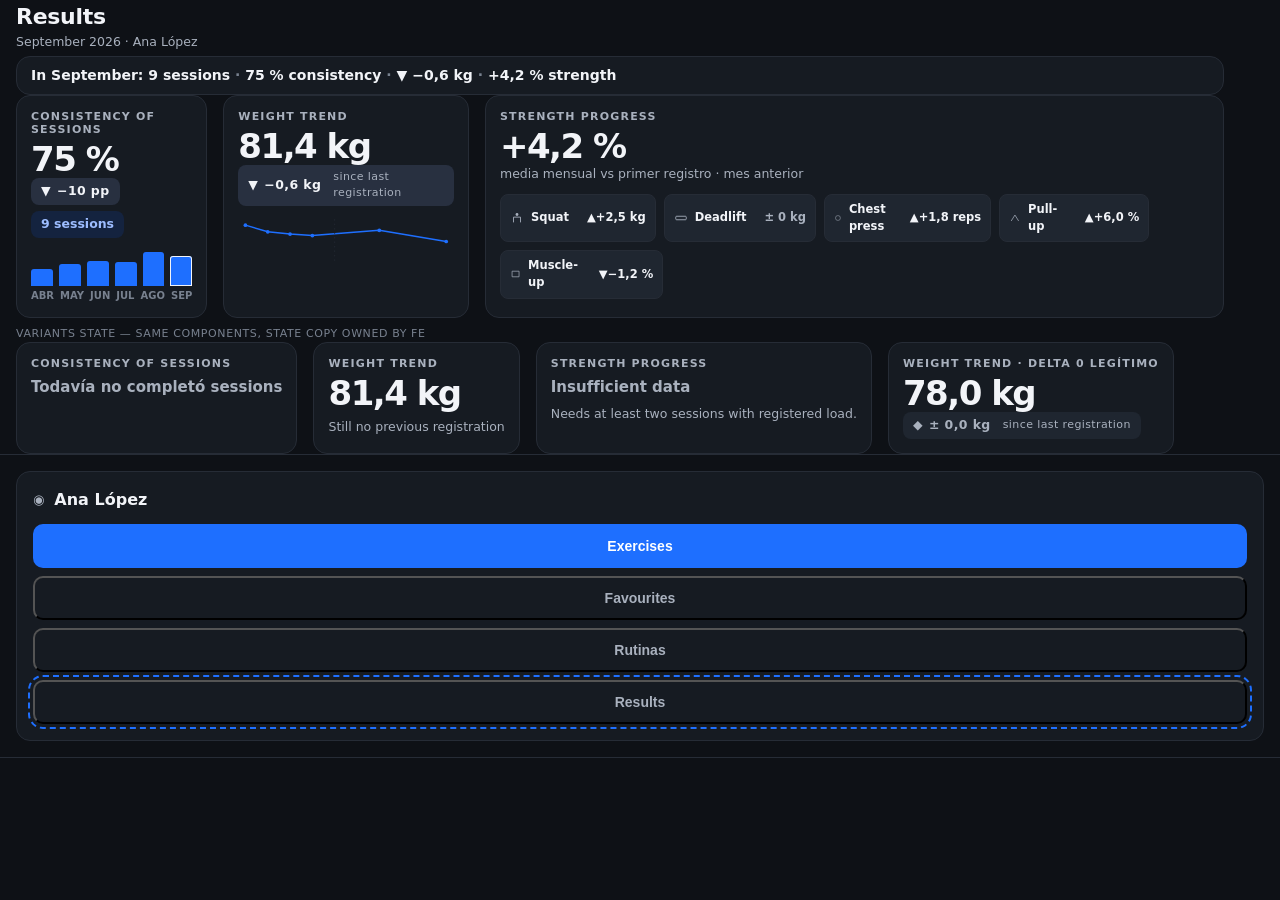
<file: docs/design/prototypes/results-kpis-t_33c412cf.html>
<!DOCTYPE html>
<html lang="es">
<head>
<meta charset="utf-8">
<meta name="viewport" content="width=device-width, initial-scale=1">
<title>Results · KPIs de resultados — prototype t_33c412cf</title>
<style>
/* ============ healthspan design system v1 — tokens verbatim desde app.css ============ */
:root{
  --hs-canvas:#0E1116; --hs-card:#161B22; --hs-input:#1F2630; --hs-raised:#283040; --hs-border:#262C36;
  --hs-accent:#1E6FFF; --hs-accent-soft:#14233F; --hs-done:#2FBF71; --hs-pr:#F5B83D; --hs-err:#F1545B;
  --hs-t1:#F2F4F8; --hs-t2:#A9B1BE; --hs-t3:#78818F;
  --hs-font: "Inter", system-ui, -apple-system, BlinkMacSystemFont, "Segoe UI", sans-serif;
  --hs-radius-card:14px; --hs-radius-chip:8px; --hs-radius-button:10px;
}
*{box-sizing:border-box}
h1,h2,p,div,ul,li,article,section{margin:0;padding:0}
html{font-variant-numeric:tabular-nums}
body{background:var(--hs-canvas); color:var(--hs-t1); font-family:var(--hs-font); margin:0; font-size:15px; line-height:1.5}
.sr-only{position:absolute;width:1px;height:1px;overflow:hidden;clip-path:rect(0,0,0,0)}

/* ---------- frame scaffolding (prototipo nada; frames = uno por pantalla) ---------- */
#frame-a,#frame-b{padding:0 16px; background:var(--hs-canvas)}
#frame-c{background:var(--hs-canvas); padding:16px; border-top:1px solid var(--hs-border); border-bottom:1px solid var(--hs-border)}
#frame-c::before{content:""; display:none}
.new-flag{outline:2px dashed var(--hs-accent); outline-offset:3px}
.mock-note{font-size:11px;letter-spacing:.6px;text-transform:uppercase;color:var(--hs-t3)}

/* ============ COMPONENTES NEW: hs-results-* (spec section 3) ============ */
.hs-page-title{font-size:22px;font-weight:700;letter-spacing:-.3px;color:var(--hs-t1);margin:0}
.hs-page-sub{font-size:12.5px;font-weight:500;color:var(--hs-t2)}

/* line product (summary-first: la coach scanealo la mes en una line) */
.hs-results-summary{background:var(--hs-card);border:1px solid var(--hs-border);border-radius:var(--hs-radius-card);
  padding:8px 14px;font-size:14px;font-weight:600;color:var(--hs-t1)}
.hs-results-summary .sep{color:var(--hs-t3)}

/* card base (DESIGN: radio 14, borde 1px, padding 16, sin sombra) */
.hs-results-card{background:var(--hs-card);border:1px solid var(--hs-border);border-radius:var(--hs-radius-card);
  padding:14px;display:flex;flex-direction:column;min-height:auto}
.hs-results-label{font-size:11px;line-height:1.2;font-weight:700;letter-spacing:1.2px;text-transform:uppercase;color:var(--hs-t2)}
.hs-results-hero{font-size:34px;line-height:1.05;font-weight:800;letter-spacing:-1.5px;color:var(--hs-t1)}
.hs-results-hero-num{font-variant-numeric:tabular-nums}
.hs-results-why{font-size:12.5px;font-weight:500;color:var(--hs-t2)}
.hs-results-state{font-size:15px;font-weight:600;color:var(--hs-t2)} /* estado copy, nunca un fake 0 */
.hs-results-card > * + *{margin-top:6px}

/* chip delta: wash16-18%; DELTA chips neutral (semantics nunca judgment) */
.hs-delta-chip{display:inline-flex;align-items:center;gap:6px;background:var(--hs-raised);color:var(--hs-t1);
  border-radius:var(--hs-radius-chip);padding:4px 10px;font-size:12.5px;font-weight:700;letter-spacing:.4px}
.hs-delta-chip .arrow{font-size:14px}
.hs-delta-chip .arrow-decor{display:none} /* aria-hidden span in DOM; visible arrow below */
.chip-up{background:rgba(30,111,255,.16);color:var(--hs-t1)}
.chip-flat{background:var(--hs-input);color:var(--hs-t2)}
.hs-session-chip{display:inline-flex;align-items:center;background:var(--hs-accent-soft);border-radius:var(--hs-radius-chip);
  padding:4px 10px;font-size:12.5px;font-weight:700;color:#9DBDFF}

/* mini bars 6 months — CSS puro, zero libs, zero requests */
.hs-results-bars{display:flex;gap:6px;align-items:flex-end;height:40px;width:100%;margin-top:8px}
.hs-results-bars i{background:var(--hs-accent);border-radius:3px 3px 0 0;flex:1;transition:height .5s ease}
.hs-results-bars i.current{background:var(--hs-accent);box-shadow:0 0 0 1px var(--hs-t1) inset}
.hs-results-bars-x{display:flex;gap:6px;margin-top:2px}
.hs-results-bars-x b{font-size:10px;font-weight:600;color:var(--hs-t3);text-transform:uppercase}

/* weight line — inline SVG, aria-hidden + data in real text */
.hs-results-line{width:100%;height:52px;margin-top:8px}

/* chips de 1RM per type (unit never mixed) */
.hs-results-type-chips{display:flex;flex-wrap:wrap;gap:8px;margin-top:10px}
.hs-type-chip{display:inline-flex;align-items:center;gap:7px;background:var(--hs-input);border:1px solid var(--hs-border);
  border-radius:var(--hs-radius-chip);padding:6px 9px;font-size:11.5px;font-weight:600;color:var(--hs-t1);min-height:30px;flex:0 1 150px}
.hs-type-chip svg{width:14px;height:14px;color:var(--hs-t2)}
.hs-type-chip .delta{font-weight:700}
.hs-type-chip .up{color:var(--hs-t1)}.hs-type-chip .flat{color:var(--hs-t2)}.hs-type-chip .down{color:var(--hs-t1)}

@media (prefers-reduced-motion:reduce){ .hs-results-bars i{transition:none} }

.hs-cards-row{display:flex;flex-direction:column;gap:12px}
/* desktop >=1000: 3 cards en row (sidebar shell exists in the app; here only the grid) */
@media (min-width:1000px){ #frame-a,#frame-b{max-width:1240px} .hs-cards-row{flex-direction:row;gap:16px} }
</style>
</head>
<body>

<!-- ================= FRAME A · /trainees/{id}/results — all states ok (mes 2026-09) ================= -->
<section id="frame-a" data-hs-frame="results-ok">
  <header class="hs-results-head" style="display:flex;flex-direction:column;min-height:56px">
    <h1 class="hs-page-title">Results</h1>
    <p class="hs-page-sub">September 2026 · Ana López</p>
  </header>

  <!-- product line FIRST: coach understands the mes impact in one scan -->
  <p class="hs-results-summary" data-hs-el="summary-line">In September: 9 sessions<span class="sep"> · </span>75&nbsp;% consistency<span class="sep"> · </span><span aria-hidden="true">▼</span> −0,6&nbsp;kg<span class="sep"> · </span>+4,2&nbsp;% strength</p>

  <div class="hs-cards-row">
    <!-- CARD 1 · CONSISTENCY -->
    <article class="hs-results-card" id="card-consistency">
      <h2 class="hs-results-label">Consistency of sessions</h2>
      <p class="hs-results-hero"><span class="hs-results-hero-num">75&nbsp;%</span></p>
      <p style="margin:0"><span class="hs-delta-chip"><span aria-hidden="true">▼</span>−10&nbsp;pp</span></p>
      <p style="margin:6px 0 0"><span class="hs-session-chip">9 sessions</span></p>
      <div class="hs-results-bars" aria-hidden="true">
        <i style="height:42%"></i><i style="height:55%"></i><i style="height:61%"></i><i style="height:58%"></i><i style="height:85%"></i><i class="current" style="height:75%"></i>
      </div>
      <div class="hs-results-bars-x" aria-hidden="true"><b>Abr</b><b>May</b><b>Jun</b><b>Jul</b><b>Ago</b><b>Sep</b></div>
      <ul class="sr-only" id="bars-data-a">
        <li>April 42 %</li><li>May 55 %</li><li>June 61 %</li><li>July 58 %</li><li>August 85 %</li><li>September 75 %</li>
      </ul>
    </article>

    <!-- CARD 2 · WEIGHT TREND (gap Jun: NO invent points) -->
    <article class="hs-results-card" id="card-weight">
      <h2 class="hs-results-label">Weight trend</h2>
      <p class="hs-results-hero"><span class="hs-results-hero-num">81,4&nbsp;kg</span></p>
      <p style="margin:0"><span class="hs-delta-chip"><span aria-hidden="true">▼</span>−0,6&nbsp;kg<span style="font-size:11px;font-weight:500;color:var(--hs-t2);margin-left:6px">since last registration</span></span></p>
      <svg class="hs-results-line" aria-hidden="true" viewBox="0 0 290 56">
        <polyline points="10,8 40,17 70,20 100,22 190,15 280,30" fill="none" stroke="#1E6FFF" stroke-width="2" stroke-linecap="round"/>
        <g fill="#1E6FFF"><circle cx="10" cy="8" r="2.5"/><circle cx="40" cy="17" r="2.5"/><circle cx="70" cy="20" r="2.5"/><circle cx="100" cy="22" r="2.5"/><circle cx="190" cy="15" r="2.5"/><circle cx="280" cy="30" r="2.5"/></g>
        <line x1="130" y1="0" x2="130" y2="56" stroke="#262C36" stroke-dasharray="2 4"/>
      </svg>
      <ul class="sr-only" id="line-data-a">
        <li>April 82,6 kg</li><li>May 82,0 kg</li><li>June 81,9 kg</li><li>July 81,7 kg</li><li>No registration in August</li><li>September 81,4 kg</li>
      </ul>
    </article>

    <!-- CARD 3 · STRENGTH (units never mixed; E9 plateau ±0 visible) -->
    <article class="hs-results-card" id="card-strength">
      <h2 class="hs-results-label">Strength progress</h2>
      <p class="hs-results-hero"><span class="hs-results-hero-num">+4,2&nbsp;%</span></p>
      <p class="hs-results-why" style="margin:0">media mensual vs primer registro · mes anterior</p>
      <div class="hs-results-type-chips">
        <span class="hs-type-chip"><svg viewBox="0 0 16 16" aria-hidden="true"><path d="M4 13v-6h8v6" stroke="currentColor" fill="none"/><circle cx="8" cy="4" r="1.6" fill="currentColor"/></svg><b>Squat</b>&nbsp;<span class="delta up"><span aria-hidden="true">▲</span>+2,5&nbsp;kg</span></span>
        <span class="hs-type-chip"><svg viewBox="0 0 16 16" aria-hidden="true"><rect x="2" y="6" width="12" height="4" rx="1" stroke="currentColor" fill="none"/></svg><b>Deadlift</b>&nbsp;<span class="delta flat">±&nbsp;0&nbsp;kg</span></span>
        <span class="hs-type-chip"><svg viewBox="0 0 16 16" aria-hidden="true"><circle cx="8" cy="8" r="5" stroke="currentColor" fill="none"/></svg><b>Chest press</b>&nbsp;<span class="delta up"><span aria-hidden="true">▲</span>+1,8&nbsp;reps</span></span>
        <span class="hs-type-chip"><svg viewBox="0 0 16 16" aria-hidden="true"><path d="M3 12l5-8l5 8" stroke="currentColor" fill="none"/></svg><b>Pull-up</b>&nbsp;<span class="delta up"><span aria-hidden="true">▲</span>+6,0&nbsp;%</span></span>
        <span class="hs-type-chip"><svg viewBox="0 0 16 16" aria-hidden="true"><path d="M3 4h10v8h-10z" stroke="currentColor" fill="none"/></svg><b>Muscle-up</b>&nbsp;<span class="delta down"><span aria-hidden="true">▼</span>−1,2&nbsp;%</span></span>
      </div>
    </article>
  </div>
</section>

<!-- ================= FRAME B · state variants (E1-E9 visible copy; never a fake 0) ================= -->
<section id="frame-b" data-hs-frame="results-states">
  <h2 class="hs-cards-row" style="display:block" hidden></h2>
  <p class="mock-note" style="margin:8px 0 0">Variants state — same components, state copy owned by FE</p>
  <div class="hs-cards-row">
    <article class="hs-results-card" id="card-ns">
      <h2 class="hs-results-label">Consistency of sessions</h2>
      <p class="hs-results-state" data-hs-state="not_started">Todavía no completó sessions</p>
    </article>
    <article class="hs-results-card" id="card-co">
      <h2 class="hs-results-label">Weight trend</h2>
      <p class="hs-results-hero"><span class="hs-results-hero-num">81,4&nbsp;kg</span></p>
      <p class="hs-results-why" data-hs-state="current_only">Still no previous registration</p>
    </article>
    <article class="hs-results-card" id="card-id">
      <h2 class="hs-results-label">Strength progress</h2>
      <p class="hs-results-state" data-hs-state="insufficient_data">Insufficient data</p>
      <p class="hs-results-why">Needs at least two sessions with registered load.</p>
    </article>
    <article class="hs-results-card" id="card-zero">
      <h2 class="hs-results-label">Weight trend · delta 0 legítimo</h2>
      <p class="hs-results-hero"><span class="hs-results-hero-num">78,0&nbsp;kg</span></p>
      <p style="margin:0"><span class="hs-delta-chip chip-flat"><span aria-hidden="true">◆</span>±&nbsp;0,0&nbsp;kg<span style="font-size:11px;font-weight:500;color:var(--hs-t2);margin-left:6px">since last registration</span></span></p>
    </article>
  </div>
</section>

<!-- ================= FRAME C · /trainees — 4th button "Results" ================= -->
<section id="frame-c" data-hs-frame="trainees-4th">
  <article class="hs-trainee-card" style="background:var(--hs-card);border:1px solid var(--hs-border);border-radius:var(--hs-radius-card);padding:16px;min-height:168px">
    <div style="display:flex;align-items:center;gap:10px"><span style="font-size:13px;color:var(--hs-t2)">◉</span><b style="font-size:16px;font-weight:700">Ana López</b></div>
    <div style="display:grid;grid-template-columns:1fr;gap:8px;margin-top:12px">
      <button type="button" style="height:44px;border-radius:var(--hs-radius-button);border:1px solid transparent;background:var(--hs-accent);color:#fff;font-weight:700;font-size:14px">Exercises</button>
      <button type="button" style="height:44px;border-radius:var(--hs-radius-button);background:var(--hs-card);color:var(--hs-t2);font-weight:600;font-size:14px">Favourites</button>
      <button type="button" style="height:44px;border-radius:var(--hs-radius-button);background:var(--hs-card);color:var(--hs-t2);font-weight:600;font-size:14px">Rutinas</button>
      <button type="button" class="new-flag" style="height:44px;border-radius:var(--hs-radius-button);background:var(--hs-card);color:var(--hs-t2);font-weight:600;font-size:14px">Results</button>
    </div>
  </article>
</section>

</body>
</html>
</file>
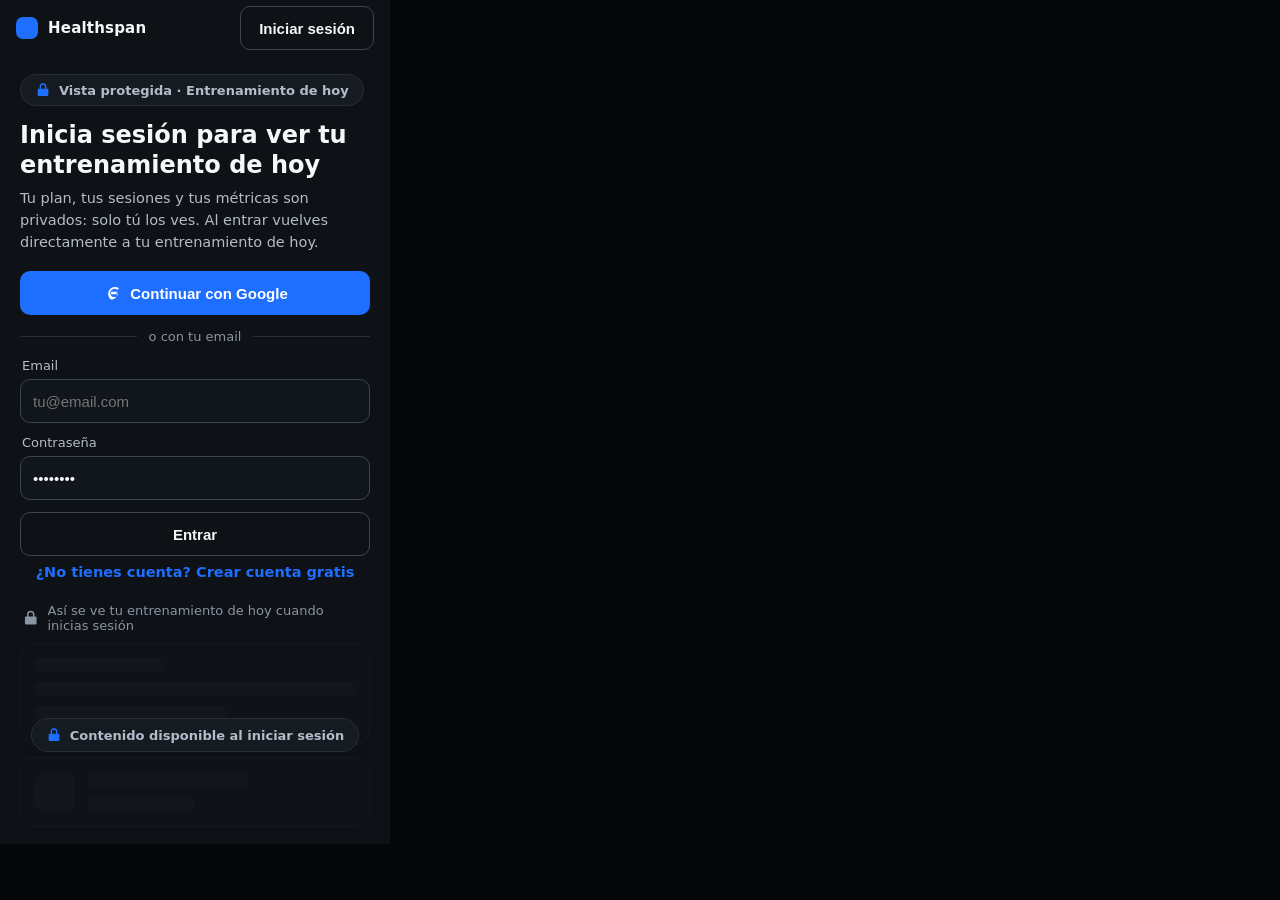
<file: docs/design/prototypes/unauth-redirect-t_cab4dcf5.html>
<!DOCTYPE html>
<html lang="es">
<head>
<meta charset="utf-8">
<meta name="viewport" content="width=device-width, initial-scale=1">
<title>Mock · estado desautenticado login-first · t_cab4dcf5</title>
<style>
  :root{
    --canvas:#0E1116; --card:#161B22; --border:#262E38;
    --accent:#1E6FFF; --text:#F5F7FA; --text2:#B4BCC9; --text3:#8A94A3;
  }
  *{box-sizing:border-box;margin:0;padding:0}
  html,body{background:#05070a}
  body{font-family:"Inter",-apple-system,"Segoe UI",system-ui,sans-serif;color:var(--text);-webkit-font-smoothing:antialiased}
  .mock{display:none;background:var(--canvas)}
  body[data-mock="mobile"] .mock-mobile{display:block}
  body[data-mock="desktop"] .mock-desktop{display:flex}
  body[data-mock="bridge"] .mock-bridge{display:flex}

  /* ---------- shared atoms ---------- */
  .topbar{display:flex;align-items:center;justify-content:space-between;padding:10px 16px;height:56px}
  .brand{display:flex;align-items:center;gap:10px;font-weight:700;font-size:15px;letter-spacing:.2px}
  .brand .dot{width:22px;height:22px;border-radius:7px;background:var(--accent)}
  .btn{display:inline-flex;align-items:center;justify-content:center;gap:10px;border-radius:10px;
       font-size:15px;font-weight:600;min-height:44px;padding:0 18px;border:1px solid transparent;cursor:pointer}
  .btn-filled{background:var(--accent);color:#fff}
  .btn-outlined{background:transparent;color:var(--text);border-color:#3A4553}
  .btn-text{background:transparent;color:var(--accent);min-height:44px}
  .chip{display:inline-flex;align-items:center;gap:8px;background:var(--card);border:1px solid var(--border);
        border-radius:999px;padding:7px 14px;font-size:13px;color:var(--text2);font-weight:600}
  .lock{width:16px;height:16px;fill:var(--accent);flex:none}
  .lock-dim{width:20px;height:20px;fill:var(--text3)}
  .divider{display:flex;align-items:center;gap:12px;color:var(--text3);font-size:13px;margin:14px 0}
  .divider::before,.divider::after{content:"";flex:1;height:1px;background:var(--border)}
  .field{margin-bottom:12px}
  .field label{display:block;font-size:13px;color:var(--text2);margin:0 2px 6px}
  .field input{width:100%;min-height:44px;background:#11151c;border:1px solid #3A4553;border-radius:10px;
               color:var(--text);font-size:15px;padding:0 12px}
  .card{background:var(--card);border:1px solid var(--border);border-radius:16px}
  .gicon{width:18px;height:18px}

  /* ---------- mobile 390x844 ---------- */
  .mock-mobile{width:390px;height:844px;overflow:hidden}
  .m-body{padding:18px 20px}
  .m-title{font-size:24px;line-height:1.25;font-weight:700;margin:14px 0 8px}
  .m-value{font-size:14.5px;line-height:1.5;color:var(--text2);margin-bottom:18px}
  .m-login .btn-filled{width:100%}
  .m-login .btn-outlined{width:100%}
  .m-register{text-align:center;margin-top:6px}
  .m-register a{color:var(--accent);font-size:14.5px;font-weight:600;text-decoration:none}
  .postal{margin-top:22px}
  .postal .cap{font-size:13px;color:var(--text3);margin:0 2px 10px;display:flex;align-items:center;gap:8px}
  .postal .stack{position:relative;display:flex;flex-direction:column;gap:12px}
  .ghost{border-radius:14px;background:#141922;border:1px solid var(--border);opacity:.45;padding:14px}
  .skel{height:14px;border-radius:7px;background:#232B37;margin-bottom:10px}
  .skel.w60{width:60%}.skel.w40{width:40%}
  .ghost-row{display:flex;gap:12px;align-items:center}
  .ghost-ico{width:40px;height:40px;border-radius:10px;background:#232B37;flex:none}
  .postal .overlay{position:absolute;inset:0;border-radius:14px;background:rgba(14,17,22,.45);
                   display:flex;align-items:center;justify-content:center}
  .postal .overlay .pill{display:flex;gap:8px;align-items:center;background:var(--card);border:1px solid var(--border);
                         border-radius:999px;padding:8px 14px;font-size:13px;color:var(--text2);font-weight:600}

  /* ---------- desktop 1024x768 ---------- */
  .mock-desktop{width:1024px;height:768px;overflow:hidden}
  .d-left{flex:1.2;padding:44px 48px;display:flex;flex-direction:column;justify-content:center}
  .d-left h1{font-size:30px;font-weight:700;line-height:1.25;margin:18px 0 10px}
  .d-left p{font-size:15px;line-height:1.55;color:var(--text2);max-width:440px;margin-bottom:26px}
  .d-right{width:440px;padding:36px 32px;display:flex;flex-direction:column;justify-content:center}
  .d-card{padding:28px 26px}
  .d-card h2{font-size:21px;font-weight:700;margin:16px 0 6px}
  .d-card .sub{font-size:13.5px;color:var(--text2);line-height:1.5;margin-bottom:18px}
  .d-card .btn-filled,.d-card .btn-outlined{width:100%}
  .d-card .m-register{margin-top:10px}

  /* ---------- bridge 390x844 ---------- */
  .mock-bridge{width:390px;height:844px;align-items:center;justify-content:center}
  .bridge-card{width:340px;padding:28px 24px;display:flex;flex-direction:column;align-items:center;gap:14px;text-align:center}
  .spinner{width:34px;height:34px;border-radius:50%;border:3px solid #2A3340;border-top-color:var(--accent);animation:sp 1s linear infinite}
  @keyframes sp{to{transform:rotate(360deg)}}
  .bridge-card p{font-size:15px;color:var(--text2);line-height:1.5}
  .bridge-card .cap{font-size:12.5px;color:var(--text3)}
</style>
</head>
<body data-mock="mobile">

<!-- ================= MÓVIL 390×844 ================= -->
<section class="mock mock-mobile">
  <header class="topbar">
    <div class="brand"><span class="dot"></span>Healthspan</div>
    <button class="btn btn-outlined">Iniciar sesión</button>
  </header>
  <div class="m-body">
    <span class="chip">
      <svg class="lock" viewBox="0 0 24 24"><path d="M12 2a5 5 0 0 0-5 5v3H5.5A1.5 1.5 0 0 0 4 11.5v8A1.5 1.5 0 0 0 5.5 21h13a1.5 1.5 0 0 0 1.5-1.5v-8A1.5 1.5 0 0 0 18.5 10H17V7a5 5 0 0 0-5-5Zm-3 8V7a3 3 0 1 1 6 0v3H9Z"/></svg>
      Vista protegida · Entrenamiento de hoy
    </span>
    <h1 class="m-title">Inicia sesión para ver tu entrenamiento de hoy</h1>
    <p class="m-value">Tu plan, tus sesiones y tus métricas son privados: solo tú los ves. Al entrar vuelves directamente a tu entrenamiento de hoy.</p>

    <div class="m-login">
      <button class="btn btn-filled">
        <svg class="gicon" viewBox="0 0 24 24"><path fill="#fff" d="M21.8 10.2h-9.6v3.3h9.1c-.4 2.2-2.4 3.9-4.9 3.9a5.5 5.5 0 1 1 3.9-9.4l2.4-2.4A8.8 8.8 0 1 0 12 20.8c4.6 0 8.3-3.3 8.7-8.1l-.9-.3-2-.2Z"/></svg>
        Continuar con Google
      </button>
      <div class="divider">o con tu email</div>
      <div class="field"><label for="e1">Email</label><input id="e1" type="email" placeholder="tu@email.com"></div>
      <div class="field"><label for="p1">Contraseña</label><input id="p1" type="password" value="••••••••"></div>
      <button class="btn btn-outlined">Entrar</button>
      <div class="m-register"><a href="#">¿No tienes cuenta? Crear cuenta gratis</a></div>
    </div>

    <div class="postal">
      <div class="cap">
        <svg class="lock-dim" viewBox="0 0 24 24"><path d="M12 2a5 5 0 0 0-5 5v3H5.5A1.5 1.5 0 0 0 4 11.5v8A1.5 1.5 0 0 0 5.5 21h13a1.5 1.5 0 0 0 1.5-1.5v-8A1.5 1.5 0 0 0 18.5 10H17V7a5 5 0 0 0-5-5Zm-3 8V7a3 3 0 1 1 6 0v3H9Z"/></svg>
        Así se ve tu entrenamiento de hoy cuando inicias sesión
      </div>
      <div class="stack">
        <div class="ghost"><div class="skel w40"></div><div class="skel"></div><div class="skel w60"></div></div>
        <div class="ghost"><div class="ghost-row"><div class="ghost-ico"></div><div style="flex:1"><div class="skel w60"></div><div class="skel w40" style="margin:0"></div></div></div></div>
        <div class="overlay"><span class="pill">
          <svg class="lock" viewBox="0 0 24 24"><path d="M12 2a5 5 0 0 0-5 5v3H5.5A1.5 1.5 0 0 0 4 11.5v8A1.5 1.5 0 0 0 5.5 21h13a1.5 1.5 0 0 0 1.5-1.5v-8A1.5 1.5 0 0 0 18.5 10H17V7a5 5 0 0 0-5-5Zm-3 8V7a3 3 0 1 1 6 0v3H9Z"/></svg>
          Contenido disponible al iniciar sesión
        </span></div>
      </div>
    </div>
  </div>
</section>

<!-- ================= ESCRITORIO 1024×768 ================= -->
<section class="mock mock-desktop">
  <div class="d-left">
    <span class="chip">
      <svg class="lock" viewBox="0 0 24 24"><path d="M12 2a5 5 0 0 0-5 5v3H5.5A1.5 1.5 0 0 0 4 11.5v8A1.5 1.5 0 0 0 5.5 21h13a1.5 1.5 0 0 0 1.5-1.5v-8A1.5 1.5 0 0 0 18.5 10H17V7a5 5 0 0 0-5-5Zm-3 8V7a3 3 0 1 1 6 0v3H9Z"/></svg>
      Vista protegida · Entrenamiento de hoy
    </span>
    <h1>Inicia sesión para ver tu entrenamiento de hoy</h1>
    <p>Tu plan, tus sesiones y tus métricas son privados: solo tú los ves. Al entrar vuelves directamente a tu entrenamiento de hoy.</p>
    <div class="postal">
      <div class="cap">Así se ve tu entrenamiento de hoy cuando inicias sesión</div>
      <div class="stack">
        <div class="ghost" style="width:70%"><div class="skel w40"></div><div class="skel"></div><div class="skel w60"></div></div>
        <div class="ghost" style="width:56%"><div class="ghost-row"><div class="ghost-ico"></div><div style="flex:1"><div class="skel w60"></div><div class="skel w40" style="margin:0"></div></div></div></div>
        <div class="overlay" style="width:70%"><span class="pill">
          <svg class="lock" viewBox="0 0 24 24"><path d="M12 2a5 5 0 0 0-5 5v3H5.5A1.5 1.5 0 0 0 4 11.5v8A1.5 1.5 0 0 0 5.5 21h13a1.5 1.5 0 0 0 1.5-1.5v-8A1.5 1.5 0 0 0 18.5 10H17V7a5 5 0 0 0-5-5Zm-3 8V7a3 3 0 1 1 6 0v3H9Z"/></svg>
          Contenido disponible al iniciar sesión
        </span></div>
      </div>
    </div>
  </div>
  <div class="d-right">
    <div class="card d-card">
      <h2>Continúa donde lo dejaste</h2>
      <p class="sub">Al entrar volverás a <b>tu entrenamiento de hoy</b>.</p>
      <button class="btn btn-filled">
        <svg class="gicon" viewBox="0 0 24 24"><path fill="#fff" d="M21.8 10.2h-9.6v3.3h9.1c-.4 2.2-2.4 3.9-4.9 3.9a5.5 5.5 0 1 1 3.9-9.4l2.4-2.4A8.8 8.8 0 1 0 12 20.8c4.6 0 8.3-3.3 8.7-8.1l-.9-.3-2-.2Z"/></svg>
        Continuar con Google
      </button>
      <div class="divider">o con tu email</div>
      <div class="field"><label for="e2">Email</label><input id="e2" type="email" placeholder="tu@email.com"></div>
      <div class="field"><label for="p2">Contraseña</label><input id="p2" type="password" value="••••••••"></div>
      <button class="btn btn-outlined">Entrar</button>
      <div class="m-register"><a href="#">¿No tienes cuenta? Crear cuenta gratis</a></div>
    </div>
  </div>
</section>

<!-- ================= PUENTE (D1) 390×844 ================= -->
<section class="mock mock-bridge">
  <div class="card bridge-card">
    <div class="spinner"></div>
    <p>Abriendo acceso a <b>tu entrenamiento de hoy</b>…</p>
    <span class="cap">Vista protegida · iniciar sesión para continuar aquí</span>
  </div>
</section>

<script>
  const m = new URLSearchParams(location.search).get("mock");
  if (m) document.body.dataset.mock = m;
</script>
</body>
</html>
</file>
